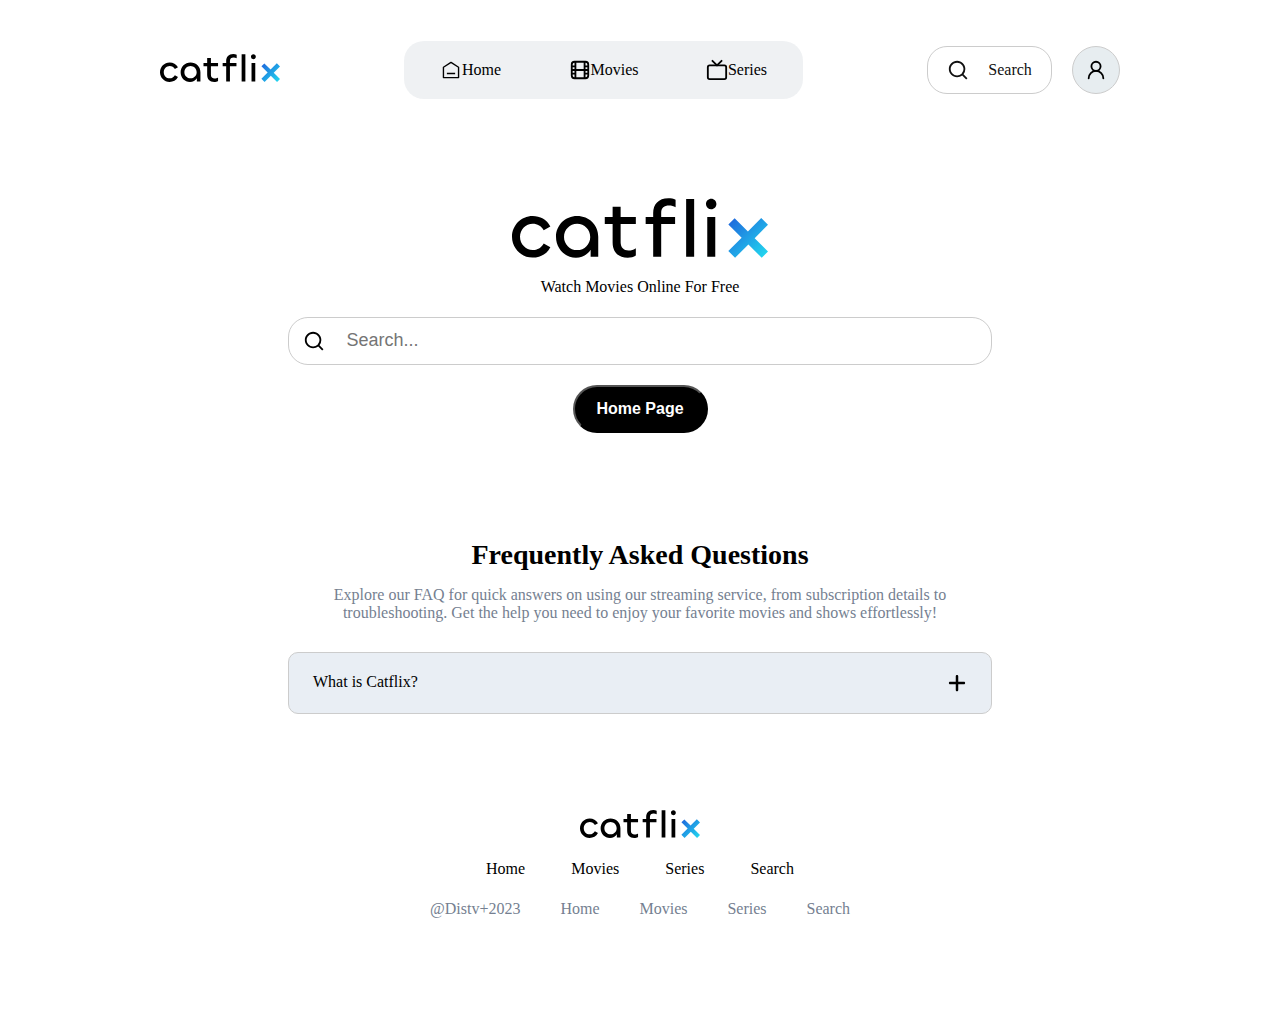
<file: index.html>
<!DOCTYPE html>
<html lang="en">

<head>
  <meta charset="UTF-8">
  <meta name="viewport" content="width=device-width, initial-scale=1.0">
  <title>catflix</title>
  <link rel="stylesheet" href="./styles/index.css">
</head>

<body>
  <svg style="display: none;">
    <symbol id="icon1" viewBox="0 0 24 24">
      <path fill="currentColor"
        d="m18.031 16.617l4.283 4.282l-1.415 1.415l-4.282-4.283A8.96 8.96 0 0 1 11 20c-4.968 0-9-4.032-9-9s4.032-9 9-9s9 4.032 9 9a8.96 8.96 0 0 1-1.969 5.617m-2.006-.742A6.98 6.98 0 0 0 18 11c0-3.867-3.133-7-7-7s-7 3.133-7 7s3.133 7 7 7a6.98 6.98 0 0 0 4.875-1.975z" />
    </symbol>
    <symbol id="icon2" viewBox="0 0 24 24">
      <g fill="none" stroke="currentColor" stroke-linecap="round" stroke-linejoin="round" stroke-width="2">
        <circle cx="12" cy="8" r="5" />
        <path d="M20 21a8 8 0 0 0-16 0" />
      </g>
    </symbol>
  </svg>
  <header>
    <a class="header_left" href="./pages/home.html">
      <img src="./images/catflix.svg" alt="">
    </a>
    <div class="header_middle">
      <a href="./pages/home.html" class="header_middle_item">
        <img src="./images/home.svg" alt="">
        <span>Home</span>
      </a>
      <a href="./pages/movies.html" class="header_middle_item">
        <img src="./images/movie.svg" alt="">
        <span>Movies</span>
      </a>
      <a href="./pages/Series.html" class="header_middle_item">
        <img src="./images/series.svg" alt="">
        <span>Series</span>
      </a>
    </div>
    <div class="header_right">
      <a class="header_right_search" href="./pages/search.html">
        <svg>
          <use xlink:href="#icon1"></use>
        </svg>
        <span>Search</span>
      </a>
      <div class="header_right_user">
        <svg>
          <use xlink:href="#icon2"></use>
        </svg>
      </div>
    </div>
  </header>
  <article>
    <div class="article_subject">
      <img src="./images/catflix.svg" alt="" class="article_subject_img">
      <p>Watch Movies Online For Free</p>
      <div class="article_subject_search">
        <img src="./images/search.svg" alt="">
        <input type="text" placeholder="Search...">
      </div>
      <button>Home Page</button>
    </div>
    <div class="article_Frequently">
      <h2>Frequently Asked Questions</h2>
      <p>Explore our FAQ for quick answers on using our streaming service, from subscription details
        to troubleshooting. Get the help you need to enjoy your favorite movies and shows effortlessly!</p>
      <div class="article_Frequently_extend">
        <input type="checkbox" id="plus">
        <label for="plus" class="iii">
          <span>What is Catflix?</span>
          <img src="./images/plus.svg" alt="">
        </label>
        <div class="article_Frequently_extend_text">Catflix is a streaming platform offering a wide range of movies and
          TV series. With us, you can enjoy
          exciting, high-quality content on any device, anytime - for free.</div>
      </div>
    </div>
  </article>
  <footer>
    <div class="footer_button">
      <img src="./images/catflix.svg" alt="">
      <div class="footer_button_zj">
        <a href="#">Home</a>
        <a href="#">Movies</a>
        <a href="#">Series</a>
        <a href="#">Search</a>
      </div>
      <div class="footer_button_zj style2">
        <a href="#">@Distv+2023</a>
        <a href="#">Home</a>
        <a href="#">Movies</a>
        <a href="#">Series</a>
        <a href="#">Search</a>
      </div>
    </div>
  </footer>
  <!-- 大屏隐藏的固定tab栏 -->
  <div class="fixation">
    <div class="fixation_div">
      <div class="fixation_div_item">
        <img src="./images/home.svg" alt="">
        <span>Home</span>
      </div>
      <div class="fixation_div_item">
        <img src="./images/movies.svg" alt="">
        <span>Movies</span>
      </div>
      <div class="fixation_div_item">
        <img src="./images/series.svg" alt="">
        <span>Series</span>
      </div>
      <div class="fixation_div_item">
        <img src="./images/search.svg" alt="">
        <span>Search</span>
      </div>
    </div>
  </div>
</body>

</html>
</file>
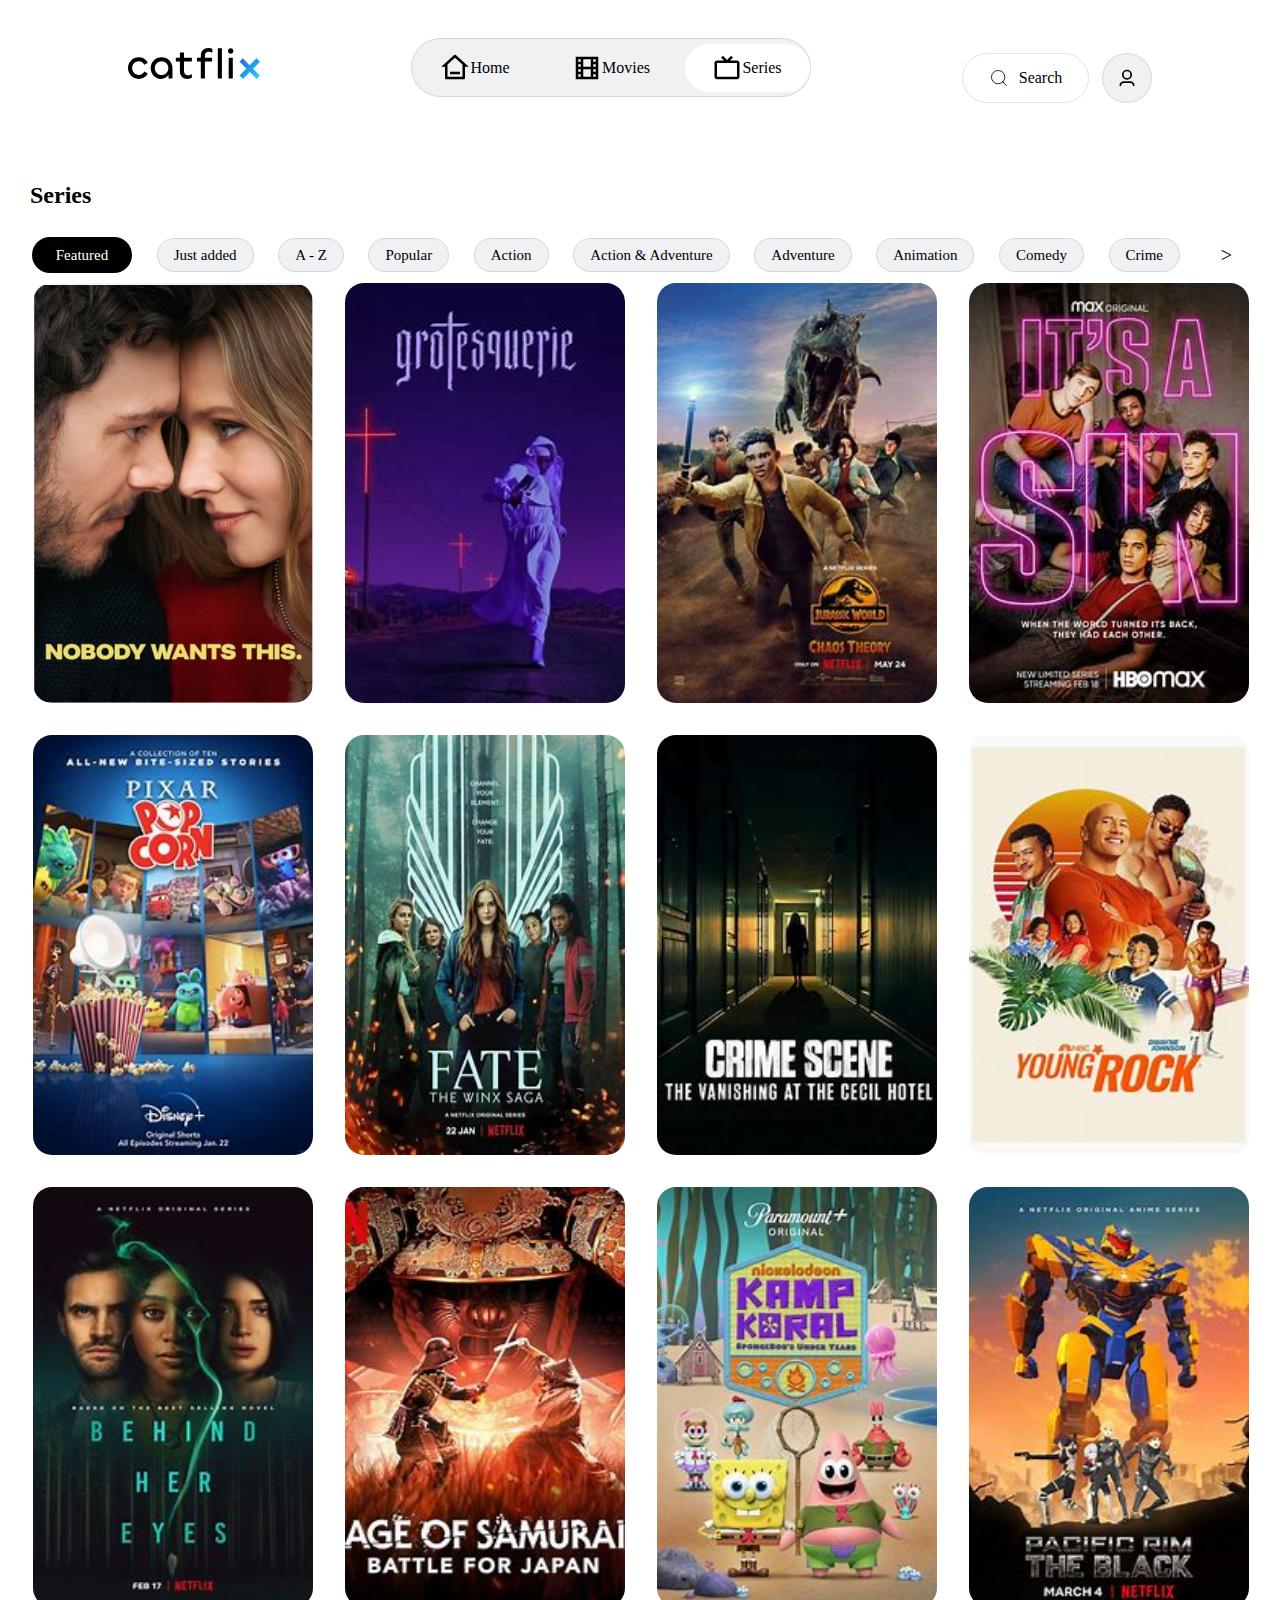
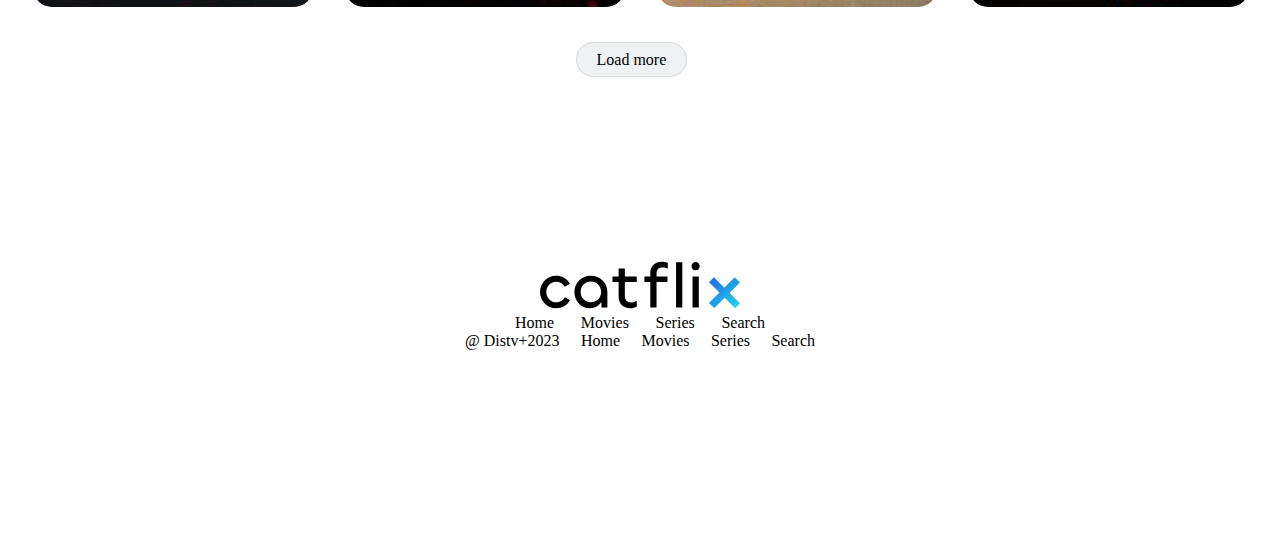
<file: Series/index.html>
<!DOCTYPE html>
<html lang="en">
<head>
    <meta charset="UTF-8">
    <meta name="viewport" content="width=device-width, initial-scale=1.0">
    <title>Document</title>
    <link rel="stylesheet" href="./css/base.css">
    <link rel="stylesheet" href="./css/index.css">
    <svg width="0" height="0">
        <symbol id="search" xmlns="http://www.w3.org/2000/svg" viewBox="0 0 24 24"><path fill="none" stroke="currentColor" stroke-linecap="round"  d="m21 21l-4.343-4.343m0 0A8 8 0 1 0 5.343 5.343a8 8 0 0 0 11.314 11.314"/></symbol>
        <symbol id="user" xmlns="http://www.w3.org/2000/svg" viewBox="0 0 24 24"><path fill="currentColor" d="M12 4a4 4 0 1 0 0 8a4 4 0 0 0 0-8M6 8a6 6 0 1 1 12 0A6 6 0 0 1 6 8m2 10a3 3 0 0 0-3 3a1 1 0 1 1-2 0a5 5 0 0 1 5-5h8a5 5 0 0 1 5 5a1 1 0 1 1-2 0a3 3 0 0 0-3-3z"/></symbol>
    </svg>
</head>
<body>
    <div class="top">
        <div class="top_l"><a href=""><img src="./img/catflix.svg" alt=""></a></div>
        <div class="top_c">
            <ul>
                <li><a href=""><img src="./img/Home.svg" alt="">Home</a></li>
                <li><a href=""><img src="./img/Movie.svg" alt="">Movies</a></li>
                <li class="Series"><a href=""><img src="./img/TV.svg" alt="">Series</a></li>
            </ul>
        </div>
        <div class="top_r">
            <div class="search"><a href="">
                <svg width="20px">
                    <use xlink:href="#search"></use>
                </svg>
                <span>Search</span></a></div>
            <div class="user">
                <svg width="20px" height="20px">
                    <use xlink:href="#user"></use>
                </svg>
            </div>
        </div>
    </div>
    <div class="banner w">
        <h2>Series</h2>
        <div class="stor">
            <ul>
                <li class="Feat"><span>Featured</span></li>
                <li><a href="">Just added</a></li>
                <li><a href="">A - Z</a></li>
                <li><a href="">Popular</a></li>
                <li><a href="">Action</a></li>
                <li><a href="">Action & Adventure</a></li>
                <li><a href="">Adventure</a></li>
                <li><a href="">Animation</a></li>
                <li><a href="">Comedy</a></li>
                <li><a href="">Crime</a></li>
                <li class="right"><a href="">></a></li>
            </ul>
        </div>
        <div class="Series_b">
            <ul>
                <li>
                    <a href="#"><img src="./img/1.png" alt=""></a>
                    <div class="box"><img src="./img/2.jpg  " alt="">
                    <div class="pox">
                        <h3>Nobody Wants This</h3>
                        <div class="box_t"><p>TMDB <span>7.7</span>2024 · 2 Seasons</p></div>
                        <div class="box_c">
                            <span class="Watch_l">
                                Watch now
                            </span>
                            <span class="Watch_r">+</span>
                        </div>
                        <div class="box_b"><p>An agnostic sex podcaster and anewly single rabbi dall in love,but can their relationship survive their wildly different[...]</p></div>
                    </div></div>
                </li>
                <li>
                    <a href="#"><img src="./img/3.jpg" alt=""></a>
                    <div class="box">
                        <img src="./img/4.jpg" alt="">
                        <div class="pox">
                            <h3>Grotesquerie</h3>
                            <div class="box_t"><p>TMDB<span>7.8</span>2024 · 1 Seasons</p></div>
                            <div class="box_c">
                                <span class="Watch_l">
                                    Watch now
                                </span>
                                <span class="Watch_r">+</span>
                            </div>
                            <div class="box_b">
                                <p>A series of heinous crimes have unsettled a small community,and Detective Lois Tryon feels they are eerily personal, as[...]</p>
                            </div>
                        </div>
                    </div>
                </li>
                <li>
                    <a href="#"><img src="./img/5.jpg" alt=""></a>
                    <div class="box">
                        <img src="./img/6.jpg" alt="">
                        <div class="pox">
                            <h3>Jurassic World: Chaos Theory</h3>
                            <div class="box_t"><p>TMDB<span>8.5</span>2024 · 2 Seasons</p></div>
                            <div class="box_c">
                                <span class="Watch_l">
                                    Watch now
                                </span>
                                <span class="Watch_r">+</span>
                            </div>
                            <div class="box_b">
                                <p>The Camp Creataceous gang comes together to unravel a mystery when they discover a global conspiracy that brings danger to [...]</p>
                            </div>
                        </div>
                    </div>
                </li>
                <li>
                    <a href="#"><img src="./img/7.jpg" alt=""></a>
                    <div class="box">
                        <img src="./img/8.jpg" alt="">
                        <div class="pox">
                            <h3>It’s a Sin</h3>
                            <div class="box_t"><p>TMDB<span>8.5</span>2024 · 1 Seasons</p></div>
                            <div class="box_c">
                                <span class="Watch_l">
                                    Watch now
                                </span>
                                <span class="Watch_r">+</span>
                            </div>
                            <div class="box_b">
                                <p>A chronicle of five friends during a decade in which everything changed,including the rise of AIDS</p>
                            </div>
                        </div>
                    </div>
                </li>
                <li>
                    <a href="#"><img src="./img/9.jpg" alt=""></a>
                    <div class="box">
                        <img src="./img/10.jpg" alt="">
                        <div class="pox">
                            <h3>Pixar Popcorn</h3>
                            <div class="box_t"><p>TMDB<span>7.2</span>2021 · 1 Seasons</p></div>
                            <div class="box_c">
                                <span class="Watch_l">
                                    Watch now
                                </span>
                                <span class="Watch_r">+</span>
                            </div>
                            <div class="box_b">
                                <p>A collection of mine shorts staring some of your favorite Pixar characters in all-new,bite size stories.</p>
                            </div>
                        </div>
                    </div>
                </li>
                <li>
                    <a href="#"><img src="./img/11.jpg" alt=""></a>
                    <div class="box">
                        <img src="./img/12.jpg" alt="">
                        <div class="pox">
                            <h3>Fate: The Winx Saga</h3>
                            <div class="box_t"><p>TMDB<span>8.1</span>2021 · 2 Seasons</p></div>
                            <div class="box_c">
                                <span class="Watch_l">
                                    Watch now
                                </span>
                                <span class="Watch_r">+</span>
                            </div>
                            <div class="box_b">
                                <p>The coming-of-age journey of five fairies attending Alfea, a magical boaring school in the Otherworld where they must learn to [...]</p>
                            </div>
                        </div>
                    </div>
                </li>
                <li>
                    <a href="#"><img src="./img/13.jpg" alt=""></a>
                    <div class="box">
                        <img src="./img/14.jpg" alt="">
                        <div class="pox">
                            <h3>Crime Scene: The Vanishing at the Cecil Hotel</h3>
                            <div class="box_t"><p>TMDB<span>7.0</span>2021 · 1 Seasons</p></div>
                            <div class="box_c">
                                <span class="Watch_l">
                                    Watch now
                                </span>
                                <span class="Watch_r">+</span>
                            </div>
                            <div class="box_b">
                                    <p>The notorious Cecil Hotel grows in infamy when guest Elisa Lam vanishes. A dive into crime's darkest places.</p>
                            </div>
                        </div>
                    </div>
                </li>
                <li>
                    <a href="#"><img src="./img/15.jpg" alt=""></a>
                    <div class="box">
                        <img src="./img/16.jpg" alt="">
                        <div class="pox">
                            <h3>Young Rock</h3>
                            <div class="box_t"><p>TMDB<span>6.9</span>2021 · 3 Seasons</p></div>
                            <div class="box_c">
                                <span class="Watch_l">
                                    Watch now
                                </span>
                                <span class="Watch_r">+</span>
                            </div>
                            <div class="box_b">
                                    <p>As Dwayne Johnson runs for president in 2032,he takes a comedic look back at his extraordinary life through the [...]</p>
                            </div>
                        </div>
                    </div>
                </li>
                <li>
                    <a href="#"><img src="./img/17.jpg" alt=""></a>
                    <div class="box">
                        <img src="./img/18.jpg" alt="">
                        <div class="pox">
                            <h3>Behind Her Eyes</h3>
                            <div class="box_t"><p>TMDB<span>7.4</span>2021 · 1 Seasons</p></div>
                            <div class="box_c">
                                <span class="Watch_l">
                                    Watch now
                                </span>
                                <span class="Watch_r">+</span>
                            </div>
                            <div class="box_b">
                                    <p>A single mother enters a world of twisted mind games when she begins an affair with her psychiatrist boss while [...]</p>
                            </div>
                        </div>
                    </div>
                </li>
                <li>
                    <a href="#"><img src="./img/19.jpg" alt=""></a>
                    <div class="box">
                        <img src="./img/20.jpg" alt="">
                        <div class="pox">
                            <h3>Age of Samurai: Battle for Japan</h3>
                            <div class="box_t"><p>TMDB<span>7.1</span>2021 · 1 Seasons</p></div>
                            <div class="box_c">
                                <span class="Watch_l">
                                    Watch now
                                </span>
                                <span class="Watch_r">+</span>
                            </div>
                            <div class="box_b">
                                    <p>Dynamic reenactments and expert commentaries bring to life the tumultuous history and power struggles of a warring 16th-century feufal lanon</p>
                            </div>
                        </div>
                    </div>
                </li>
                <li>
                    <a href="#"><img src="./img/21.jpg" alt=""></a>
                    <div class="box">
                        <img src="./img/22.jpg" alt="">
                        <div class="pox">
                            <h3>Kamp Koral: SpongeBob’s Under Years</h3>
                            <div class="box_t"><p>TMDB<span>7.2</span>2021 · 2 Seasons</p></div>
                            <div class="box_c">
                                <span class="Watch_l">
                                    Watch now
                                </span>
                                <span class="Watch_r">+</span>
                            </div>
                            <div class="box_b">
                                    <p>SpongeBob and friends spend the summer catching jekllyfish,building camp-fires,and swimming in Lake Yuckmuck at Camp Coral,located in [...]</p>
                            </div>
                        </div>
                    </div>
                </li>
                <li>
                    <a href="#"><img src="./img/23.jpg" alt=""></a>
                    <div class="box">
                        <img src="./img/24.jpg" alt="">
                        <div class="pox">
                            <h3>Pacific Rim: The Black</h3>
                            <div class="box_t"><p>TMDB<span>8.2</span>2021 · 2 Seasons</p></div>
                            <div class="box_c">
                                <span class="Watch_l">
                                    Watch now
                                </span>
                                <span class="Watch_r">+</span>
                            </div>
                            <div class="box_b">
                                    <p>Two siblings-an idealistic teenage boy and his naive younger sister-are forced to pilot an abandoned Jaeger [...]</p>
                            </div>
                        </div>
                    </div>
                </li>
            </ul>
        </div>
        <div class="Load"><a href="">Load more</a></div>
    </div>
    <div class="bot">
        <div class="bot_t"><img src="./img/catflix.svg" alt=""></div>
        <div class="bot_c">
            <ul>
                <li>Home</li>
                <li>Movies</li>
                <li>Series</li>
                <li>Search</li>
            </ul>
        </div>
        <div class="bot_b">
            <ul>
                <li>@ Distv+2023</li>
                <li>Home</li>
                <li>Movies</li>
                <li>Series</li>
                <li>Search</li>
            </ul>
        </div>
    </div>
</body>
</html>
</file>
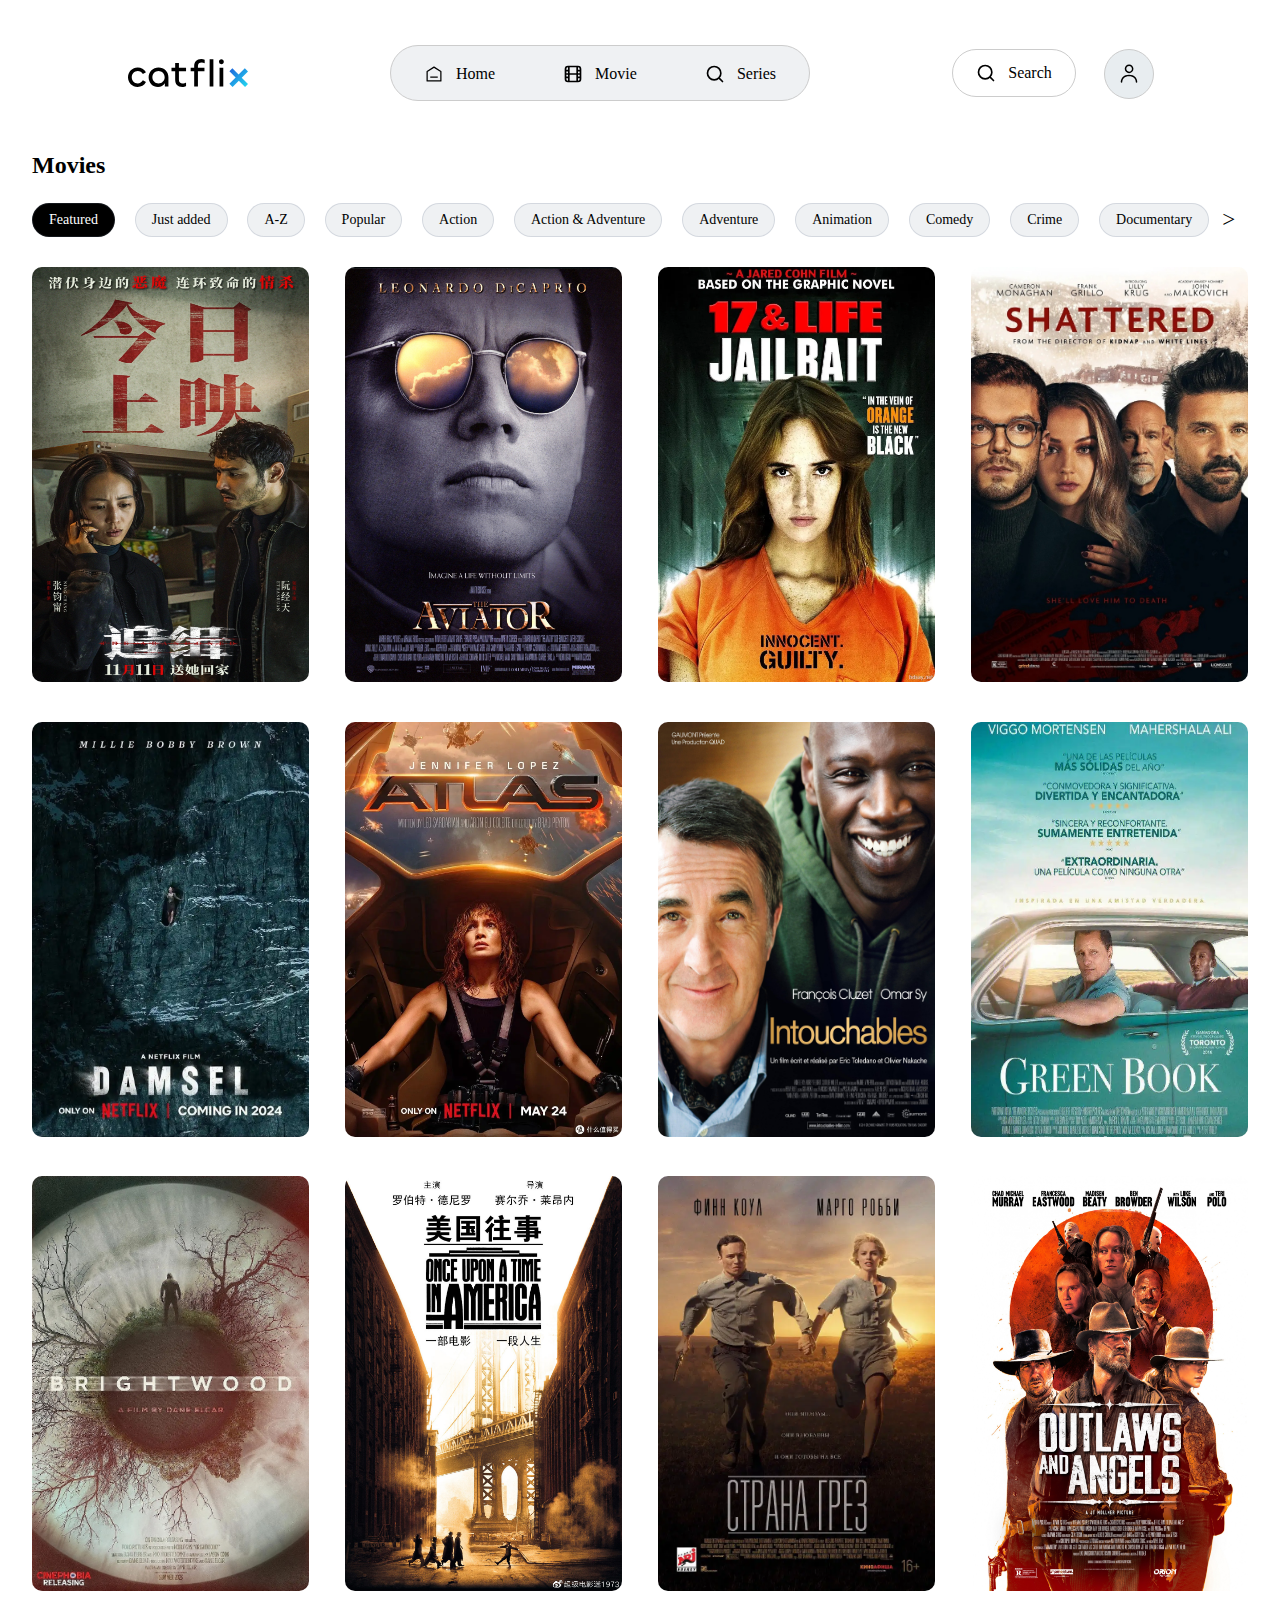
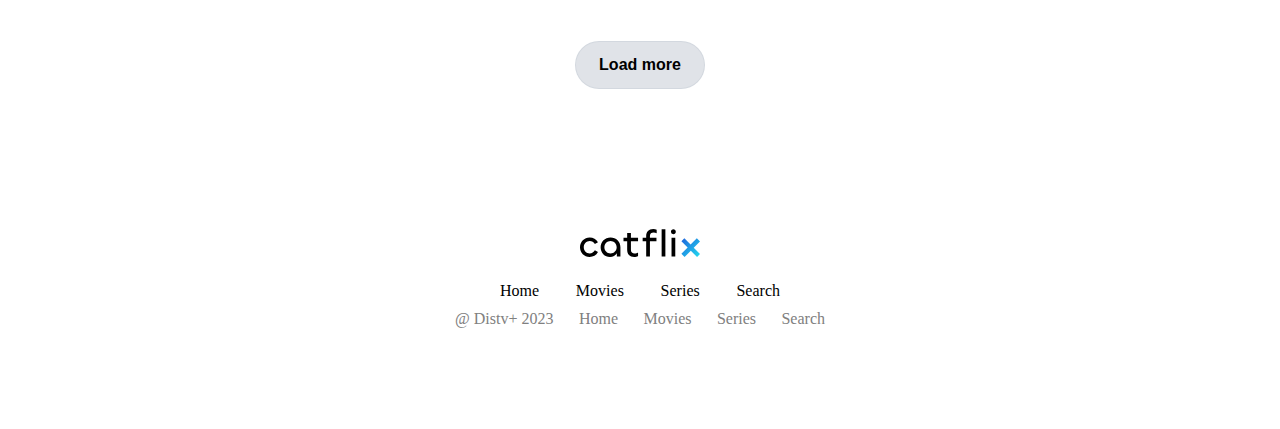
<file: movies/movies.html>
<!DOCTYPE html>
<html lang="en">
<head>
    <meta charset="UTF-8">
    <meta name="viewport" content="width=device-width, initial-scale=1.0">
    <title>Movies | catflix.su</title>
    <link rel="stylesheet" href="./css/base.css">
    <link rel="stylesheet" href="./css/movies.css">
    <svg width="0" height="0">
        <symbol id="Search" xmlns="http://www.w3.org/2000/svg"  viewBox="0 0 24 24"><path fill="none" stroke="currentColor" stroke-linecap="round" stroke-linejoin="round" stroke-width="2" d="m21 21l-4.343-4.343m0 0A8 8 0 1 0 5.343 5.343a8 8 0 0 0 11.314 11.314"/></symbol>

        <symbol id="User" xmlns="http://www.w3.org/2000/svg"  viewBox="0 0 25 24"><path fill="currentColor" fill-rule="evenodd" d="M16.434 6.35c0 2.39-1.94 4.34-4.34 4.34l-.01-.01c-2.39 0-4.34-1.95-4.34-4.34S9.704 2 12.094 2s4.34 1.96 4.34 4.35m-1.5-.01c0-1.56-1.27-2.84-2.84-2.84c-1.56 0-2.84 1.28-2.84 2.84s1.28 2.84 2.84 2.84a2.85 2.85 0 0 0 2.84-2.84" clip-rule="evenodd"/><path fill="currentColor" d="M12.024 12.19c2.67 0 4.76.75 6.21 2.23v-.01c2.046 2.086 2.04 4.846 2.04 5.024v.005c-.01.41-.34.74-.75.74h-.01a.755.755 0 0 1-.74-.76c0-.05 0-2.33-1.62-3.97c-1.16-1.17-2.89-1.77-5.13-1.77s-3.97.6-5.13 1.77c-1.62 1.65-1.62 3.95-1.62 3.97c0 .41-.33.76-.74.76c-.36.02-.76-.32-.76-.73v-.004c-.001-.168-.008-2.939 2.04-5.026c1.45-1.48 3.54-2.23 6.21-2.23"/></symbol>

        <symbol id="play" xmlns="http://www.w3.org/2000/svg"  viewBox="0 0 16 16"><path fill="currentColor" d="m11.596 8.697l-6.363 3.692c-.54.313-1.233-.066-1.233-.697V4.308c0-.63.692-1.01 1.233-.696l6.363 3.692a.802.802 0 0 1 0 1.393"/></symbol>
    </svg>
</head>
<body>
    <div class="top">
        <div class="top-1">
            <a href="">
                <img src="./images/catflix.svg" alt="">
            </a>
        </div>
        <div class="top-2">
            <ul>
                <li>
                    <a href="">
                        <img src="./images/Home.svg" alt="">
                        <span>Home</span>
                    </a>
                </li>
                <li>
                    <a href="">
                        <img src="./images/Movies.svg" alt="">
                        Movie
                    </a>
                </li>
                <li>
                    <a href="">
                        <img src="./images/Search.svg" alt="">
                        Series
                    </a>
                </li>
            </ul>
        </div>
        <div class="top-3">
            <div class="search">
                <a href="">
                    <svg width="20px" height="20px">
                        <use xlink:href="#Search"></use>
                    </svg>
                     Search
                </a>
            </div>
            <div class="user">
                <a href="">
                    <svg width="25px" height="25px">
                        <use xlink:href="#User"></use>
                    </svg>
                </a>
            </div>
        </div>
    </div>

    <div class="fixation">
        <ul>
            <li>
                <a href="">
                    <img src="./images/Home.svg" alt="">
                    <span>Home</span>
                </a>
            </li>
            <li>
                <a href="">
                    <img src="./images/Movies.svg" alt="">
                    Movie
                </a>
            </li>
            <li>
                <a href="">
                    <img src="./images/Search.svg" alt="">
                    Series
                </a>
            </li>
        </ul>
    </div>

    <div class="middle">
        <h3>Movies</h3>
        <div class="middle-nav">
            <ul>
                <li><a href="">Featured</a></li>
                <li><a href="">Just added</a></li>
                <li><a href="">A-Z</a></li>
                <li><a href="">Popular</a></li>
                <li><a href="">Action</a></li>
                <li><a href="">Action & Adventure</a></li>
                <li><a href="">Adventure</a></li>
                <li><a href="">Animation</a></li>
                <li><a href="">Comedy</a></li>
                <li><a href="">Crime</a></li>
                <li><a href="">Documentary</a></li>
            </ul>
            <span>></span>
        </div>
        <div class="middle-content">
            <ul>
                <li>
                    <a href=""><img src="./images/1.webp" alt=""></a>
                    <div class="middle-none">
                        <a class="none" href=""><img src="./images/1-1.jpg" alt=""></a>
                        <div class="middle-none-1">
                            <h2>The Abandoned</h2>
                            <div class="middle-none-2">
                                <span>TMDB <span class="dec">7.6</span></span><span>2024</span><span>•</span><span>1h 25m</span>
                            </div>
                            <div class="middle-none-3">
                                <a href="">
                                    <svg width="20px" height="20px">
                                        <use xlink:href="#play"></use>
                                    </svg>
                                    <span>Wacth Now</span>
                                </a>
                                <span class="jia">+</span>
                            </div>
                            <div class="middle-none-4">
                                <span>
                                    The policewoman Wu Jie (played by Zhang Junning), who lost her lover, encountered a murder case moments before committing suicide.
                                </span>
                            </div>
                        </div>
                    </div>
                </li>
                <li>
                    <a href=""><img src="./images/2.jpg" alt=""></a>
                    <div class="middle-none">
                        <a class="none" href=""><img src="./images/2-2.webp" alt=""></a>
                        <div class="middle-none-1">
                            <h2>THE Aviator</h2>
                            <div class="middle-none-2">
                                <span>TMDB <span class="dec">7.7</span></span><span>2020</span><span>•</span><span>1h 25m</span>
                            </div>
                            <div class="middle-none-3">
                                <a href="">
                                    <svg width="20px" height="20px">
                                        <use xlink:href="#play"></use>
                                    </svg>
                                    <span>Wacth Now</span>
                                </a>
                                <span class="jia">+</span>
                            </div>
                            <div class="middle-none-4">
                                <span>
                                    The Aviator is a 2004 American biographical drama film directed by Martin Scorsese, written by John Logan, produced by Graham King and Michael.
                                </span>
                            </div>
                        </div>
                    </div>
                </li>
                <li>
                    <a href=""><img src="./images/3.webp" alt=""></a>
                    <div class="middle-none">
                        <a class="none" href=""><img src="./images/3-2.webp" alt=""></a>
                        <div class="middle-none-1">
                            <h2>The Jailbait</h2>
                            <div class="middle-none-2">
                                <span>TMDB <span class="dec">7.6</span></span><span>2024</span><span>•</span><span>1h 25m</span>
                            </div>
                            <div class="middle-none-3">
                                <a href="">
                                    <svg width="20px" height="20px">
                                        <use xlink:href="#play"></use>
                                    </svg>
                                    <span>Wacth Now</span>
                                </a>
                                <span class="jia">+</span>
                            </div>
                            <div class="middle-none-4">
                                <span>
                                    The policewoman Wu Jie (played by Zhang Junning), who lost her lover, encountered a murder case moments before committing suicide.
                                </span>
                            </div>
                        </div>
                    </div>
                </li>
                <li>
                    <a href=""><img src="./images/4.jpg" alt=""></a>
                    <div class="middle-none">
                        <a class="none" href=""><img src="./images/4-2.webp" alt=""></a>
                        <div class="middle-none-1">
                            <h2>The Shattered</h2>
                            <div class="middle-none-2">
                                <span>TMDB <span class="dec">7.6</span></span><span>2024</span><span>•</span><span>1h 25m</span>
                            </div>
                            <div class="middle-none-3">
                                <a href="">
                                    <svg width="20px" height="20px">
                                        <use xlink:href="#play"></use>
                                    </svg>
                                    <span>Wacth Now</span>
                                </a>
                                <span class="jia">+</span>
                            </div>
                            <div class="middle-none-4">
                                <span>
                                    The policewoman Wu Jie (played by Zhang Junning), who lost her lover, encountered a murder case moments before committing suicide.
                                </span>
                            </div>
                        </div>
                    </div>
                </li>
                <li>
                    <a href=""><img src="./images/5.webp" alt=""></a>
                    <div class="middle-none">
                        <a class="none" href=""><img src="./images/5-2.webp" alt=""></a>
                        <div class="middle-none-1">
                            <h2>The Damsel</h2>
                            <div class="middle-none-2">
                                <span>TMDB <span class="dec">7.6</span></span><span>2024</span><span>•</span><span>1h 25m</span>
                            </div>
                            <div class="middle-none-3">
                                <a href="">
                                    <svg width="20px" height="20px">
                                        <use xlink:href="#play"></use>
                                    </svg>
                                    <span>Wacth Now</span>
                                </a>
                                <span class="jia">+</span>
                            </div>
                            <div class="middle-none-4">
                                <span>
                                    The policewoman Wu Jie (played by Zhang Junning), who lost her lover, encountered a murder case moments before committing suicide.
                                </span>
                            </div>
                        </div>
                    </div>
                </li>
                <li>
                    <a href=""><img src="./images/6.webp" alt=""></a>
                    <div class="middle-none">
                        <a class="none" href=""><img src="./images/6-2.webp" alt=""></a>
                        <div class="middle-none-1">
                            <h2>The Atas</h2>
                            <div class="middle-none-2">
                                <span>TMDB <span class="dec">7.6</span></span><span>2024</span><span>•</span><span>1h 25m</span>
                            </div>
                            <div class="middle-none-3">
                                <a href="">
                                    <svg width="20px" height="20px">
                                        <use xlink:href="#play"></use>
                                    </svg>
                                    <span>Wacth Now</span>
                                </a>
                                <span class="jia">+</span>
                            </div>
                            <div class="middle-none-4">
                                <span>
                                    The policewoman Wu Jie (played by Zhang Junning), who lost her lover, encountered a murder case moments before committing suicide.
                                </span>
                            </div>
                        </div>
                    </div>
                </li>
                <li>
                    <a href=""><img src="./images/7.jpeg" alt=""></a>
                    <div class="middle-none">
                        <a class="none" href=""><img src="./images/7-2.webp" alt=""></a>
                        <div class="middle-none-1">
                            <h2>The Untouchables</h2>
                            <div class="middle-none-2">
                                <span>TMDB <span class="dec">7.6</span></span><span>2024</span><span>•</span><span>1h 25m</span>
                            </div>
                            <div class="middle-none-3">
                                <a href="">
                                    <svg width="20px" height="20px">
                                        <use xlink:href="#play"></use>
                                    </svg>
                                    <span>Wacth Now</span>
                                </a>
                                <span class="jia">+</span>
                            </div>
                            <div class="middle-none-4">
                                <span>
                                    The policewoman Wu Jie (played by Zhang Junning), who lost her lover, encountered a murder case moments before committing suicide.
                                </span>
                            </div>
                        </div>
                    </div>
                </li>
                <li>
                    <a href=""><img src="./images/8.webp" alt=""></a>
                    <div class="middle-none">
                        <a class="none" href=""><img src="./images/8-2.webp" alt=""></a>
                        <div class="middle-none-1">
                            <h2>The Green Book</h2>
                            <div class="middle-none-2">
                                <span>TMDB <span class="dec">7.6</span></span><span>2024</span><span>•</span><span>1h 25m</span>
                            </div>
                            <div class="middle-none-3">
                                <a href="">
                                    <svg width="20px" height="20px">
                                        <use xlink:href="#play"></use>
                                    </svg>
                                    <span>Wacth Now</span>
                                </a>
                                <span class="jia">+</span>
                            </div>
                            <div class="middle-none-4">
                                <span>
                                    The policewoman Wu Jie (played by Zhang Junning), who lost her lover, encountered a murder case moments before committing suicide.
                                </span>
                            </div>
                        </div>
                    </div>
                </li>
                <li>
                    <a href=""><img src="./images/9.jpg" alt=""></a>
                    <div class="middle-none">
                        <a class="none" href=""><img src="./images/9-2.webp" alt=""></a>
                        <div class="middle-none-1">
                            <h2>The Brightwood</h2>
                            <div class="middle-none-2">
                                <span>TMDB <span class="dec">7.6</span></span><span>2023</span><span>•</span><span>1h 25m</span>
                            </div>
                            <div class="middle-none-3">
                                <a href="">
                                    <svg width="20px" height="20px">
                                        <use xlink:href="#play"></use>
                                    </svg>
                                    <span>Wacth Now</span>
                                </a>
                                <span class="jia">+</span>
                            </div>
                            <div class="middle-none-4">
                                <span>
                                    The policewoman Wu Jie (played by Zhang Junning), who lost her lover, encountered a murder case moments before committing suicide.
                                </span>
                            </div>
                        </div>
                    </div>
                </li>
                <li>
                    <a href=""><img src="./images/10.jpg" alt=""></a>
                    <div class="middle-none">
                        <a class="none" href=""><img src="./images/10-2.webp" alt=""></a>
                        <div class="middle-none-1">
                            <h2>The Once upon a time</h2>
                            <div class="middle-none-2">
                                <span>TMDB <span class="dec">7.6</span></span><span>1984</span><span>•</span><span>1h 25m</span>
                            </div>
                            <div class="middle-none-3">
                                <a href="">
                                    <svg width="20px" height="20px">
                                        <use xlink:href="#play"></use>
                                    </svg>
                                    <span>Wacth Now</span>
                                </a>
                                <span class="jia">+</span>
                            </div>
                            <div class="middle-none-4">
                                <span>
                                    The policewoman Wu Jie (played by Zhang Junning), who lost her lover, encountered a murder case moments before committing suicide.
                                </span>
                            </div>
                        </div>
                    </div>
                </li>
                <li>
                    <a href=""><img src="./images/11.webp" alt=""></a>
                    <div class="middle-none">
                        <a class="none" href=""><img src="./images/11-2.webp" alt=""></a>
                        <div class="middle-none-1">
                            <h2>The Dreamland</h2>
                            <div class="middle-none-2">
                                <span>TMDB <span class="dec">7.6</span></span><span>2022</span><span>•</span><span>1h 25m</span>
                            </div>
                            <div class="middle-none-3">
                                <a href="">
                                    <svg width="20px" height="20px">
                                        <use xlink:href="#play"></use>
                                    </svg>
                                    <span>Wacth Now</span>
                                </a>
                                <span class="jia">+</span>
                            </div>
                            <div class="middle-none-4">
                                <span>
                                    The policewoman Wu Jie (played by Zhang Junning), who lost her lover, encountered a murder case moments before committing suicide.
                                </span>
                            </div>
                        </div>
                    </div>
                </li>
                <li>
                    <a href=""><img src="./images/12.jpg" alt=""></a>
                    <div class="middle-none">
                        <a class="none" href=""><img src="./images/12-2.jpg" alt=""></a>
                        <div class="middle-none-1">
                            <h2>The Outlaws and angels</h2>
                            <div class="middle-none-2">
                                <span>TMDB <span class="dec">7.6</span></span><span>2005</span><span>•</span><span>1h 25m</span>
                            </div>
                            <div class="middle-none-3">
                                <a href="">
                                    <svg width="20px" height="20px">
                                        <use xlink:href="#play"></use>
                                    </svg>
                                    <span>Wacth Now</span>
                                </a>
                                <span class="jia">+</span>
                            </div>
                            <div class="middle-none-4">
                                <span>
                                    The policewoman Wu Jie (played by Zhang Junning), who lost her lover, encountered a murder case moments before committing suicide.
                                </span>
                            </div>
                        </div>
                    </div>
                </li>
            </ul>
        </div>
        <div class="middle-buttom">
            <input type="button" value="Load more">
        </div>
    </div>


    <div class="bottom-nav">
        <div class="nav-1"><img src="./images/catflix.svg" alt=""></div>
        <div class="nav-2">
            <ul>
                <li>
                    <a href="">Home</a>
                </li>
                <li>
                    <a href="">Movies</a>
                </li>
                <li>
                    <a href="">Series</a>
                </li>
                <li>
                    <a href="">Search</a>
                </li>
            </ul>
        </div>
        <div class="nav-3">
            <ul>
                <li>
                    <a href="">@ Distv+ 2023</a>
                </li>
                <li>
                    <a href="">Home</a>
                </li>
                <li>
                    <a href="">Movies</a>
                </li>
                <li>
                    <a href="">Series</a>
                </li>
                <li>
                    <a href="">Search</a>
                </li>
            </ul>
        </div>
    </div>

</body>
</html>
</file>
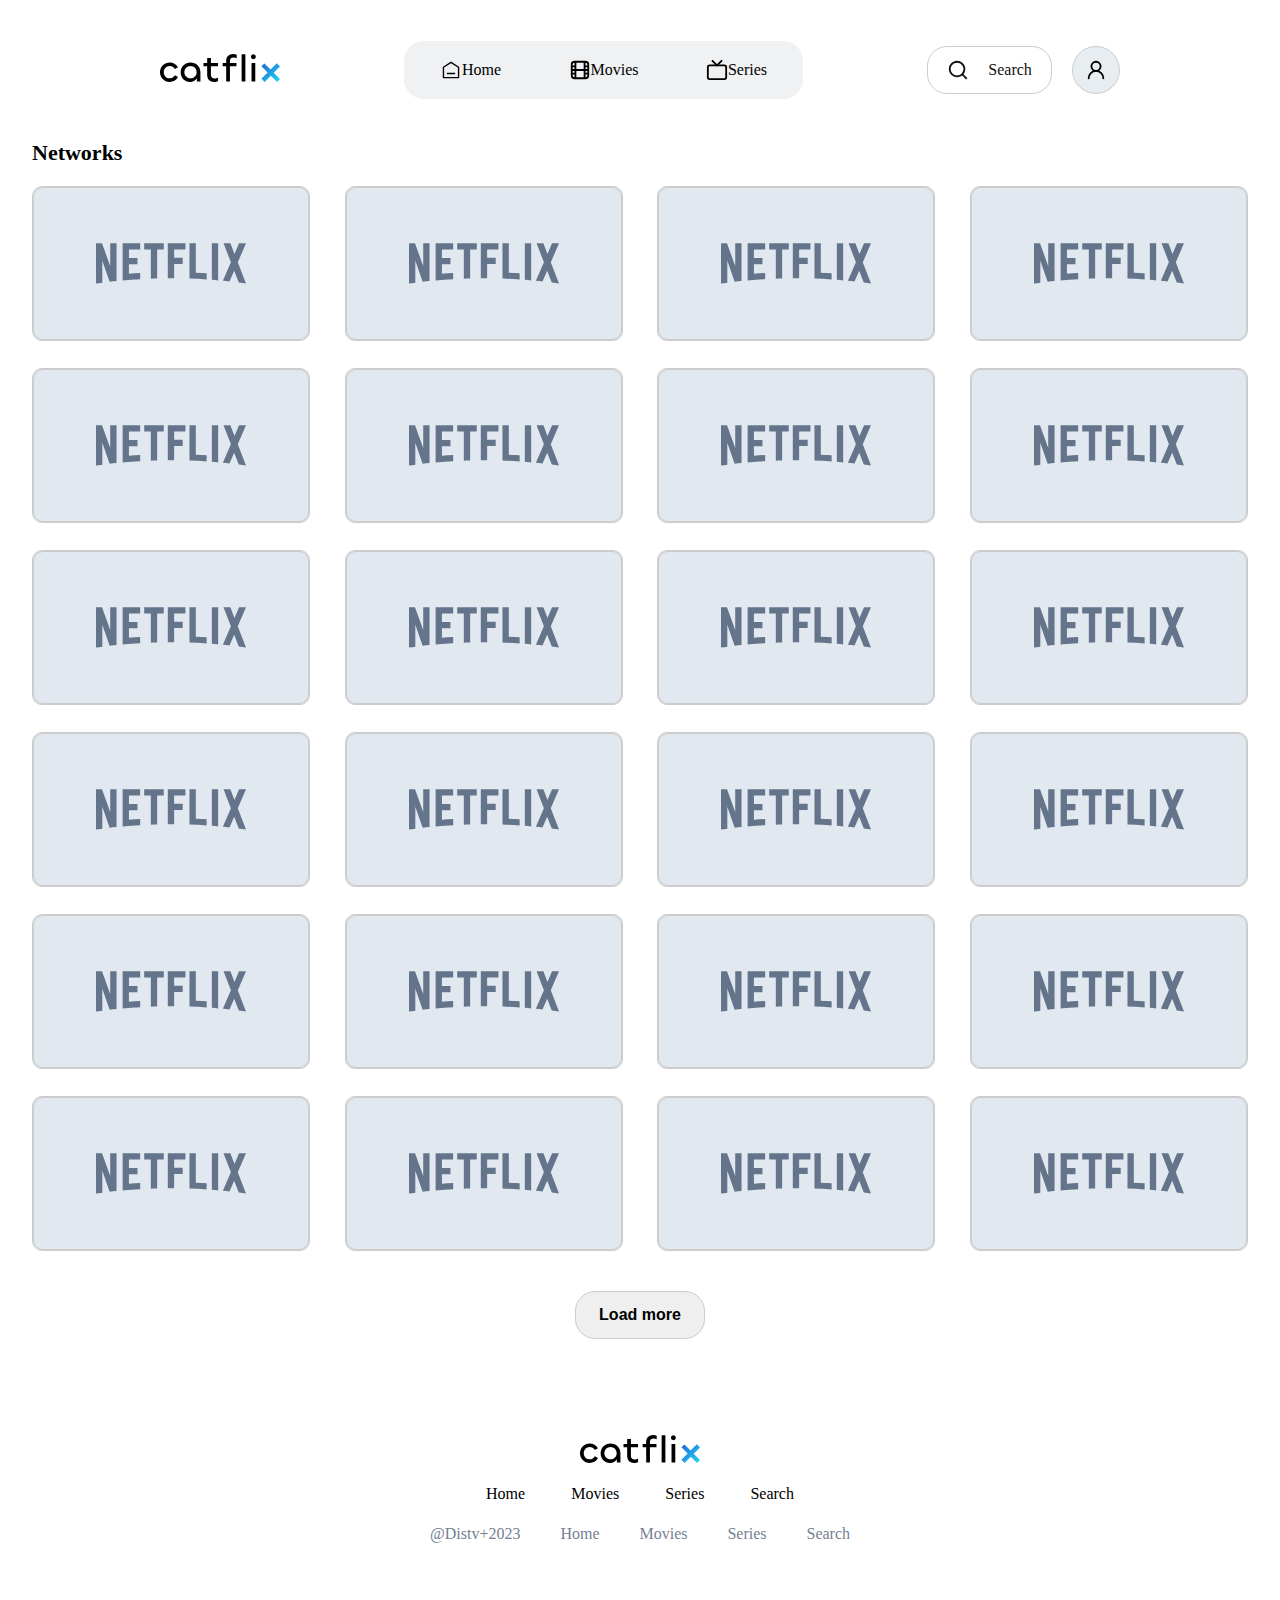
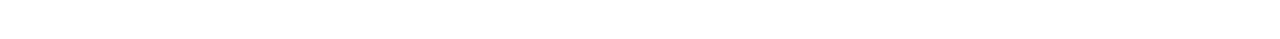
<file: pages/networks.html>
<!DOCTYPE html>
<html lang="en">

<head>
  <meta charset="UTF-8">
  <meta name="viewport" content="width=device-width, initial-scale=1.0">
  <title>Document</title>
  <link rel="stylesheet" href="../styles/index.css">
  <link rel="stylesheet" href="../styles/networks.css">
</head>

<body>
  <svg style="display: none;">
    <symbol id="icon1" viewBox="0 0 24 24">
      <path fill="currentColor"
        d="m18.031 16.617l4.283 4.282l-1.415 1.415l-4.282-4.283A8.96 8.96 0 0 1 11 20c-4.968 0-9-4.032-9-9s4.032-9 9-9s9 4.032 9 9a8.96 8.96 0 0 1-1.969 5.617m-2.006-.742A6.98 6.98 0 0 0 18 11c0-3.867-3.133-7-7-7s-7 3.133-7 7s3.133 7 7 7a6.98 6.98 0 0 0 4.875-1.975z" />
    </symbol>
    <symbol id="icon2" viewBox="0 0 24 24">
      <g fill="none" stroke="currentColor" stroke-linecap="round" stroke-linejoin="round" stroke-width="2">
        <circle cx="12" cy="8" r="5" />
        <path d="M20 21a8 8 0 0 0-16 0" />
      </g>
    </symbol>
    <symbol id="icon3" viewBox="0 0 512 138">
      <path fill="currentColor"
        d="M340.657 0v100.203q18.54.861 36.98 2.09v21.245a1822 1822 0 0 0-58.542-2.959V0zM512 .012l-28.077 65.094l28.07 72.438l-.031.013a1789 1789 0 0 0-24.576-3.323l-15.763-40.656l-15.913 36.882a1816 1816 0 0 0-22.662-2.36l27.371-63.43L435.352.013h23.325l14.035 36.184L488.318.012zM245.093 119.526V.011h60.19v21.436h-38.628v27.78h29.227v21.245h-29.227v49.05zM164.58 21.448V.01h66.69v21.437h-22.565v98.66c-7.197.19-14.386.412-21.56.683V21.448zM90.868 126.966V.014h59.89v21.435h-38.331v29.036c8.806-.113 21.327-.24 29.117-.222V71.51c-9.751-.12-20.758.134-29.117.217v32.164a1848 1848 0 0 1 38.331-2.62v21.247a1816 1816 0 0 0-59.89 4.45M48.571 77.854L48.57.01h21.562v128.96q-11.823 1.216-23.603 2.584L21.56 59.824v74.802q-10.8 1.406-21.56 2.936V.012h20.491zm346.854 46.965V.012h21.563V126.6c-7.179-.64-14.364-1.23-21.563-1.78" />
    </symbol>
  </svg>
  <header>
    <div class="header_left">
      <img src="../images/catflix.svg" alt="">
    </div>
    <div class="header_middle">
      <div class="header_middle_item">
        <img src="../images/home.svg" alt="">
        <span>Home</span>
      </div>
      <div class="header_middle_item">
        <img src="../images/movie.svg" alt="">
        <span>Movies</span>
      </div>
      <div class="header_middle_item">
        <img src="../images/series.svg" alt="">
        <span>Series</span>
      </div>
    </div>
    <div class="header_right">
      <div class="header_right_search">
        <svg>
          <use xlink:href="#icon1"></use>
        </svg>
        <span>Search</span>
      </div>
      <div class="header_right_user">
        <svg>
          <use xlink:href="#icon2"></use>
        </svg>
      </div>
    </div>
  </header>
  <div class="Networks">Networks</div>
  <ul class="container">
    <li>
      <a href="#">
        <svg width="150px" height="75px">
          <use xlink:href="#icon3"></use>
        </svg>
      </a>
    </li>
    <li>
      <a href="#">
        <svg width="150px" height="75px">
          <use xlink:href="#icon3"></use>
        </svg>
      </a>
    </li>
    <li>
      <a href="#">
        <svg width="150px" height="75px">
          <use xlink:href="#icon3"></use>
        </svg>
      </a>
    </li>
    <li>
      <a href="#">
        <svg width="150px" height="75px">
          <use xlink:href="#icon3"></use>
        </svg>
      </a>
    </li>
    <li>
      <a href="#">
        <svg width="150px" height="75px">
          <use xlink:href="#icon3"></use>
        </svg>
      </a>
    </li>
    <li>
      <a href="#">
        <svg width="150px" height="75px">
          <use xlink:href="#icon3"></use>
        </svg>
      </a>
    </li>
    <li>
      <a href="#">
        <svg width="150px" height="75px">
          <use xlink:href="#icon3"></use>
        </svg>
      </a>
    </li>
    <li>
      <a href="#">
        <svg width="150px" height="75px">
          <use xlink:href="#icon3"></use>
        </svg>
      </a>
    </li>
    <li>
      <a href="#">
        <svg width="150px" height="75px">
          <use xlink:href="#icon3"></use>
        </svg>
      </a>
    </li>
    <li>
      <a href="#">
        <svg width="150px" height="75px">
          <use xlink:href="#icon3"></use>
        </svg>
      </a>
    </li>
    <li>
      <a href="#">
        <svg width="150px" height="75px">
          <use xlink:href="#icon3"></use>
        </svg>
      </a>
    </li>
    <li>
      <a href="#">
        <svg width="150px" height="75px">
          <use xlink:href="#icon3"></use>
        </svg>
      </a>
    </li>
    <li>
      <a href="#">
        <svg width="150px" height="75px">
          <use xlink:href="#icon3"></use>
        </svg>
      </a>
    </li>
    <li>
      <a href="#">
        <svg width="150px" height="75px">
          <use xlink:href="#icon3"></use>
        </svg>
      </a>
    </li>
    <li>
      <a href="#">
        <svg width="150px" height="75px">
          <use xlink:href="#icon3"></use>
        </svg>
      </a>
    </li>
    <li>
      <a href="#">
        <svg width="150px" height="75px">
          <use xlink:href="#icon3"></use>
        </svg>
      </a>
    </li>
    <li>
      <a href="#">
        <svg width="150px" height="75px">
          <use xlink:href="#icon3"></use>
        </svg>
      </a>
    </li>
    <li>
      <a href="#">
        <svg width="150px" height="75px">
          <use xlink:href="#icon3"></use>
        </svg>
      </a>
    </li>
    <li>
      <a href="#">
        <svg width="150px" height="75px">
          <use xlink:href="#icon3"></use>
        </svg>
      </a>
    </li>
    <li>
      <a href="#">
        <svg width="150px" height="75px">
          <use xlink:href="#icon3"></use>
        </svg>
      </a>
    </li>
    <li>
      <a href="#">
        <svg width="150px" height="75px">
          <use xlink:href="#icon3"></use>
        </svg>
      </a>
    </li>
    <li>
      <a href="#">
        <svg width="150px" height="75px">
          <use xlink:href="#icon3"></use>
        </svg>
      </a>
    </li>
    <li>
      <a href="#">
        <svg width="150px" height="75px">
          <use xlink:href="#icon3"></use>
        </svg>
      </a>
    </li>
    <li>
      <a href="#">
        <svg width="150px" height="75px">
          <use xlink:href="#icon3"></use>
        </svg>
      </a>
    </li>
  </ul>
  <div class="Load_more">
    <button>Load more</button>
  </div>
  <footer>
    <div class="footer_button">
      <img src="../images/catflix.svg" alt="">
      <div class="footer_button_zj">
        <a href="#">Home</a>
        <a href="#">Movies</a>
        <a href="#">Series</a>
        <a href="#">Search</a>
      </div>
      <div class="footer_button_zj style2">
        <a href="#">@Distv+2023</a>
        <a href="#">Home</a>
        <a href="#">Movies</a>
        <a href="#">Series</a>
        <a href="#">Search</a>
      </div>
    </div>
  </footer>
</body>

</html>
</file>
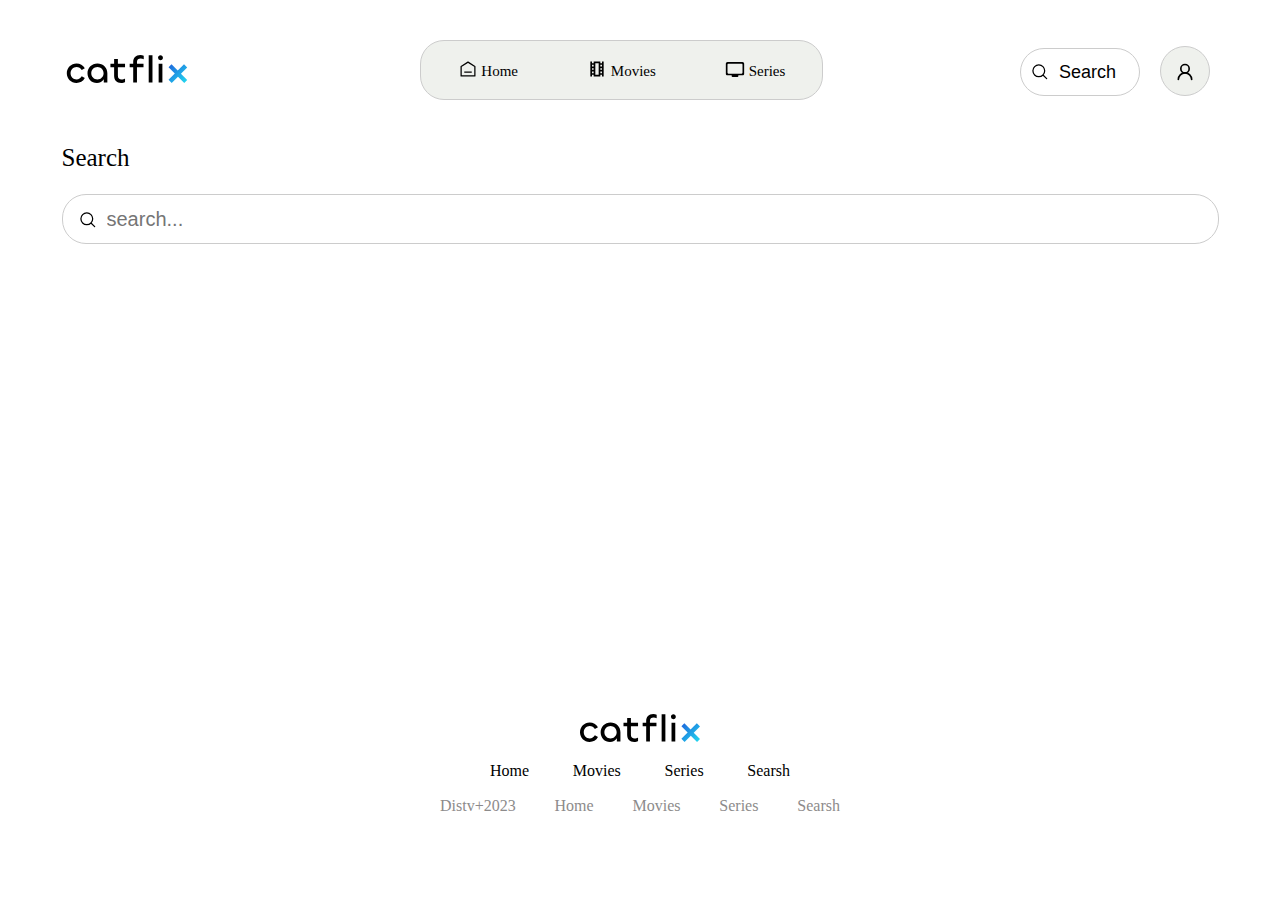
<file: pages/search.html>
<!DOCTYPE html>
<html lang="en">
	<head>
		<meta charset="UTF-8">
		<meta name="viewport" content="width=device-width, initial-scale=1.0">
		<title>Document</title>
		<link rel="stylesheet" href="../styles/search.css">
	</head>
	<body>
		<!-- 头部 -->
		<div class="top">
			<div class="top-l">
				<a href="../index.html">
				<img src="../images/catflix.svg" alt="">
				</a>
			</div>
			<div class="top-banner">
				<div class="home">
					<a href="./home.html">
					<img src="../images/home.svg" alt="">
					Home
					</a>
				</div>
				<div class="movies">
					<a href="./movies.html">
					<img src="../images/movies.svg" alt="">
					Movies
					</a>
				</div>
				<div class="series">
					<a href="./Series.html">
					<img src="../images/tv.svg" alt="">
					Series
					</a>
				</div>
			</div>
			<div class="top-r">
				<a href="#">
				<img src="../images/ss.svg" alt=""  class="ss"/>
				<form action="#">
					<input type="button" value="Search" />
				</form>
				</a>
				<div class="user-ku">
				<div class="user">
				<img src="../images/user.svg" alt="" >
				</div>
				</div>
			</div>
		</div>
		<!-- 搜索区布局 -->
		<div class="banner">
			<div class="banner-txt">
				Search
			</div>
			<div class="banner-search">
				<div class="search-ku">
					<form action="#">
						<img src="../images/ss.svg" alt="">
						<input type="text" placeholder="search...">
					</form>
				</div>
			</div>
		</div>
		<!-- 底部 -->
		<div class="box-one">
		     <img src="../images/catflix.svg" alt="">
		    <div class="box-a">
		        <div> <a href="./home.html">Home</a></div>
		        <div> <a href="./movies.html">Movies</a></div>
		        <div><a href="./Series.html">Series</a></div>
		        <div> <a href="./search.html">Searsh</a></div>
		    </div>
		    <div class="box-b">
		        <div><a href="#">Distv+2023</a></div>
		        <div><a href="./home.html">Home</a></div>
		        <div><a href="./movies.html">Movies</a></div>
		        <div><a href="./Series.html">Series</a></div>
		        <div><a href="./search.html">Searsh</a></div>
		    </div>
		</div>
		<div class="bottem">
			<div class="bottem-tu">
			<div class="tu">
			<img src="../images/home.svg" alt="" />
			<div>Home</div>
			</div>
			<div class="tu">
				<img src="../images/movies.svg" alt="">
				<div>Movies</div>
			</div>
			<div class="tu">
				<img src="../images/tv.svg" alt="">
				<div>Series</div>
			</div>
		</div>
		</div>
	</body>
</html>
</file>
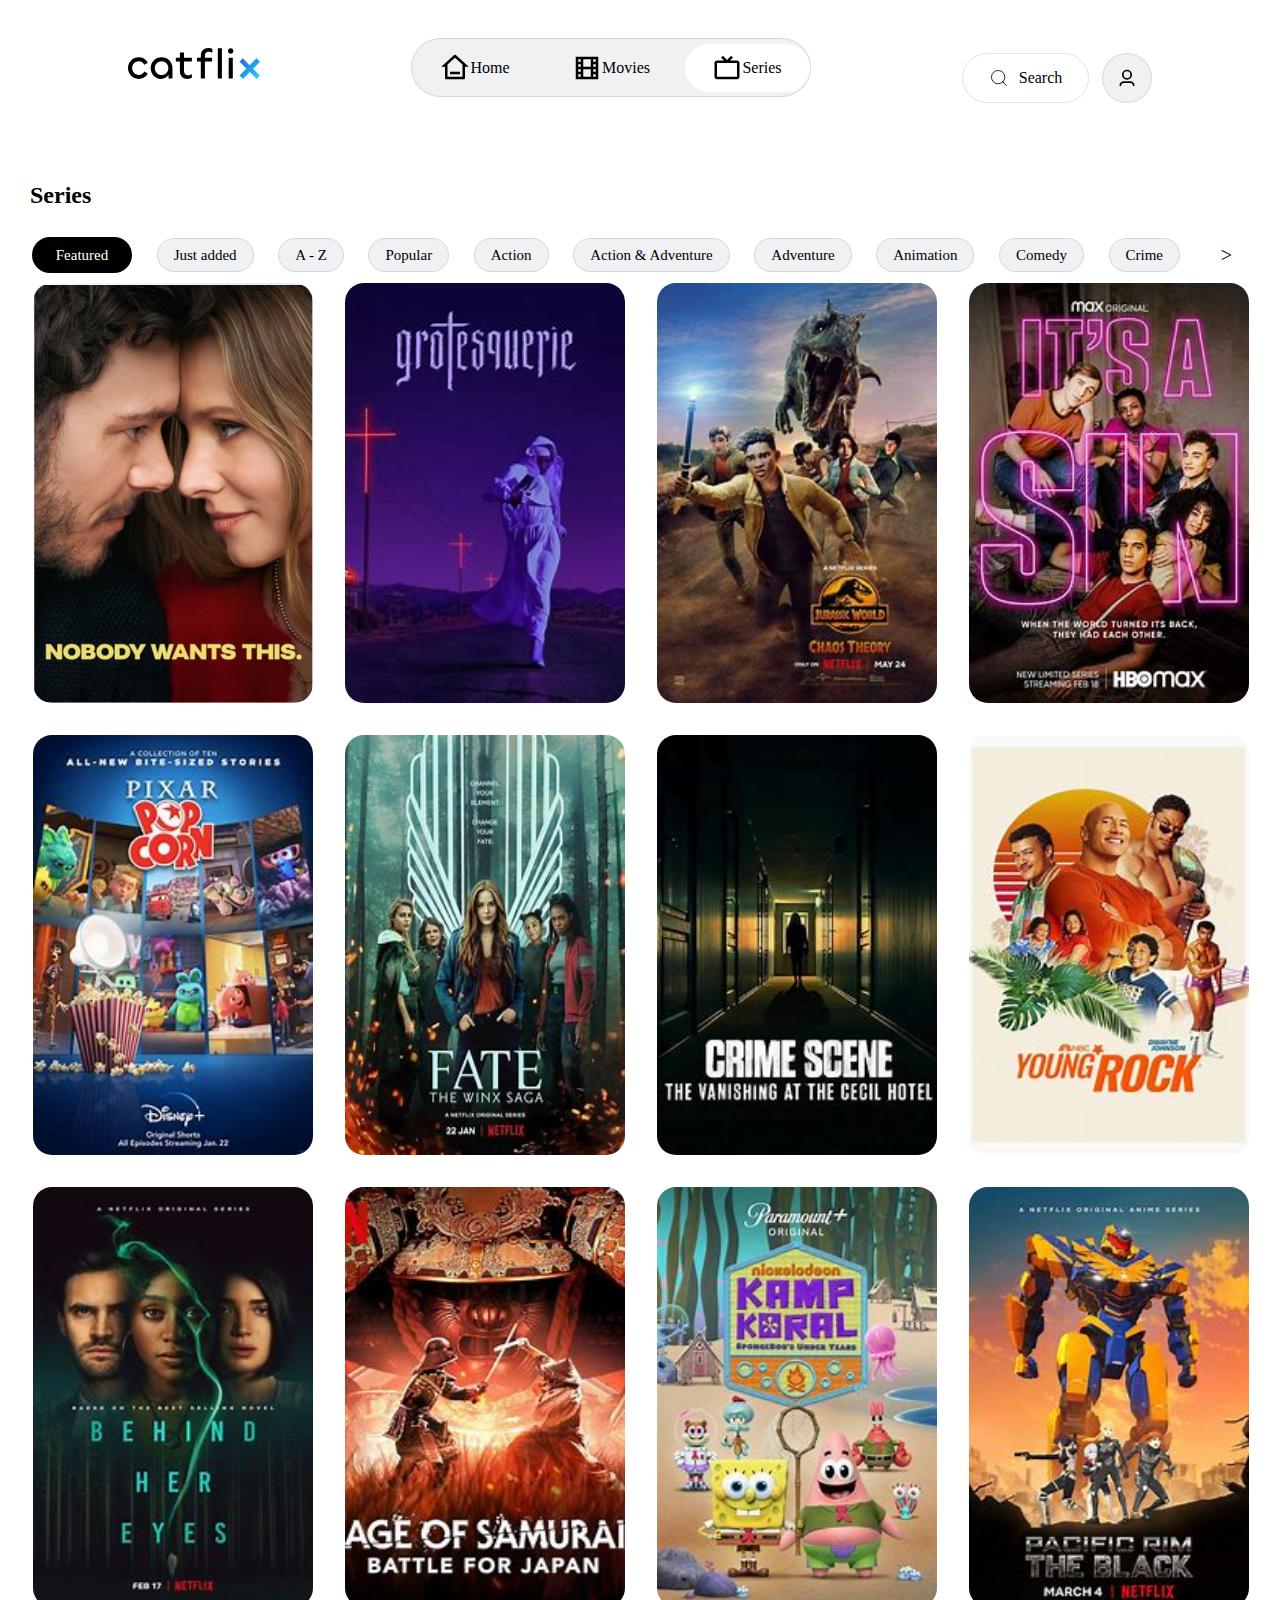
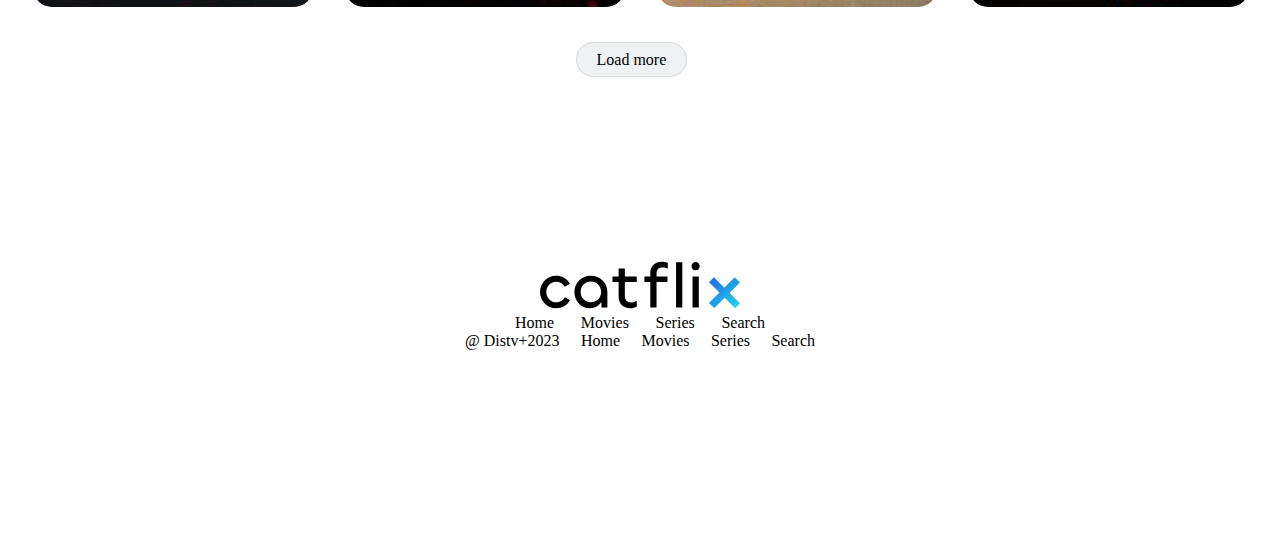
<file: pages/Series.html>
<!DOCTYPE html>
<html lang="en">
<head>
    <meta charset="UTF-8">
    <meta name="viewport" content="width=device-width, initial-scale=1.0">
    <title>Document</title>
    <link rel="stylesheet" href="../styles/Series--1.css">
    <link rel="stylesheet" href="../styles/Series--2.css">
    <svg width="0" height="0">
        <symbol id="search" xmlns="http://www.w3.org/2000/svg" viewBox="0 0 24 24"><path fill="none" stroke="currentColor" stroke-linecap="round"  d="m21 21l-4.343-4.343m0 0A8 8 0 1 0 5.343 5.343a8 8 0 0 0 11.314 11.314"/></symbol>
        <symbol id="user" xmlns="http://www.w3.org/2000/svg" viewBox="0 0 24 24"><path fill="currentColor" d="M12 4a4 4 0 1 0 0 8a4 4 0 0 0 0-8M6 8a6 6 0 1 1 12 0A6 6 0 0 1 6 8m2 10a3 3 0 0 0-3 3a1 1 0 1 1-2 0a5 5 0 0 1 5-5h8a5 5 0 0 1 5 5a1 1 0 1 1-2 0a3 3 0 0 0-3-3z"/></symbol>
    </svg>
</head>
<body>
    <div class="top">
        <div class="top_l"><a href=""><img src="../images/Series/catflix.svg" alt=""></a></div>
        <div class="top_c">
            <ul>
                <li><a href=""><img src="../images/Series/Home.svg" alt="">Home</a></li>
                <li><a href=""><img src="../images/Series/Movie.svg" alt="">Movies</a></li>
                <li class="Series"><a href=""><img src="../images/Series/TV.svg" alt="">Series</a></li>
            </ul>
        </div>
        <div class="top_r">
            <div class="search"><a href="">
                <svg width="20px">
                    <use xlink:href="#search"></use>
                </svg>
                <span>Search</span></a></div>
            <div class="user">
                <svg width="20px" height="20px">
                    <use xlink:href="#user"></use>
                </svg>
            </div>
        </div>
    </div>
    <div class="banner w">
        <h2>Series</h2>
        <div class="stor">
            <ul>
                <li class="Feat"><span>Featured</span></li>
                <li><a href="">Just added</a></li>
                <li><a href="">A - Z</a></li>
                <li><a href="">Popular</a></li>
                <li><a href="">Action</a></li>
                <li><a href="">Action & Adventure</a></li>
                <li><a href="">Adventure</a></li>
                <li><a href="">Animation</a></li>
                <li><a href="">Comedy</a></li>
                <li><a href="">Crime</a></li>
                <li class="right"><a href="">></a></li>
            </ul>
        </div>
        <div class="Series_b">
            <ul>
                <li>
                    <a href="#"><img src="../images/Series/1.png" alt=""></a>
                    <div class="box"><img src="../images/Series/2.jpg  " alt="">
                    <div class="pox">
                        <h3>Nobody Wants This</h3>
                        <div class="box_t"><p>TMDB <span>7.7</span>2024 · 2 Seasons</p></div>
                        <div class="box_c">
                            <span class="Watch_l">
                                Watch now
                            </span>
                            <span class="Watch_r">+</span>
                        </div>
                        <div class="box_b"><p>An agnostic sex podcaster and anewly single rabbi dall in love,but can their relationship survive their wildly different[...]</p></div>
                    </div></div>
                </li>
                <li>
                    <a href="#"><img src="../images/Series/3.jpg" alt=""></a>
                    <div class="box">
                        <img src="../images/Series/4.jpg" alt="">
                        <div class="pox">
                            <h3>Grotesquerie</h3>
                            <div class="box_t"><p>TMDB<span>7.8</span>2024 · 1 Seasons</p></div>
                            <div class="box_c">
                                <span class="Watch_l">
                                    Watch now
                                </span>
                                <span class="Watch_r">+</span>
                            </div>
                            <div class="box_b">
                                <p>A series of heinous crimes have unsettled a small community,and Detective Lois Tryon feels they are eerily personal, as[...]</p>
                            </div>
                        </div>
                    </div>
                </li>
                <li>
                    <a href="#"><img src="../images/Series/5.jpg" alt=""></a>
                    <div class="box">
                        <img src="../images/Series/6.jpg" alt="">
                        <div class="pox">
                            <h3>Jurassic World: Chaos Theory</h3>
                            <div class="box_t"><p>TMDB<span>8.5</span>2024 · 2 Seasons</p></div>
                            <div class="box_c">
                                <span class="Watch_l">
                                    Watch now
                                </span>
                                <span class="Watch_r">+</span>
                            </div>
                            <div class="box_b">
                                <p>The Camp Creataceous gang comes together to unravel a mystery when they discover a global conspiracy that brings danger to [...]</p>
                            </div>
                        </div>
                    </div>
                </li>
                <li>
                    <a href="#"><img src="../images/Series/7.jpg" alt=""></a>
                    <div class="box">
                        <img src="../images/Series/8.jpg" alt="">
                        <div class="pox">
                            <h3>It’s a Sin</h3>
                            <div class="box_t"><p>TMDB<span>8.5</span>2024 · 1 Seasons</p></div>
                            <div class="box_c">
                                <span class="Watch_l">
                                    Watch now
                                </span>
                                <span class="Watch_r">+</span>
                            </div>
                            <div class="box_b">
                                <p>A chronicle of five friends during a decade in which everything changed,including the rise of AIDS</p>
                            </div>
                        </div>
                    </div>
                </li>
                <li>
                    <a href="#"><img src="../images/Series/9.jpg" alt=""></a>
                    <div class="box">
                        <img src="../images/Series/10.jpg" alt="">
                        <div class="pox">
                            <h3>Pixar Popcorn</h3>
                            <div class="box_t"><p>TMDB<span>7.2</span>2021 · 1 Seasons</p></div>
                            <div class="box_c">
                                <span class="Watch_l">
                                    Watch now
                                </span>
                                <span class="Watch_r">+</span>
                            </div>
                            <div class="box_b">
                                <p>A collection of mine shorts staring some of your favorite Pixar characters in all-new,bite size stories.</p>
                            </div>
                        </div>
                    </div>
                </li>
                <li>
                    <a href="#"><img src="../images/Series/11.jpg" alt=""></a>
                    <div class="box">
                        <img src="../images/Series/12.jpg" alt="">
                        <div class="pox">
                            <h3>Fate: The Winx Saga</h3>
                            <div class="box_t"><p>TMDB<span>8.1</span>2021 · 2 Seasons</p></div>
                            <div class="box_c">
                                <span class="Watch_l">
                                    Watch now
                                </span>
                                <span class="Watch_r">+</span>
                            </div>
                            <div class="box_b">
                                <p>The coming-of-age journey of five fairies attending Alfea, a magical boaring school in the Otherworld where they must learn to [...]</p>
                            </div>
                        </div>
                    </div>
                </li>
                <li>
                    <a href="#"><img src="../images/Series/13.jpg" alt=""></a>
                    <div class="box">
                        <img src="../images/Series/14.jpg" alt="">
                        <div class="pox">
                            <h3>Crime Scene: The Vanishing at the Cecil Hotel</h3>
                            <div class="box_t"><p>TMDB<span>7.0</span>2021 · 1 Seasons</p></div>
                            <div class="box_c">
                                <span class="Watch_l">
                                    Watch now
                                </span>
                                <span class="Watch_r">+</span>
                            </div>
                            <div class="box_b">
                                    <p>The notorious Cecil Hotel grows in infamy when guest Elisa Lam vanishes. A dive into crime's darkest places.</p>
                            </div>
                        </div>
                    </div>
                </li>
                <li>
                    <a href="#"><img src="../images/Series/15.jpg" alt=""></a>
                    <div class="box">
                        <img src="../images/Series/16.jpg" alt="">
                        <div class="pox">
                            <h3>Young Rock</h3>
                            <div class="box_t"><p>TMDB<span>6.9</span>2021 · 3 Seasons</p></div>
                            <div class="box_c">
                                <span class="Watch_l">
                                    Watch now
                                </span>
                                <span class="Watch_r">+</span>
                            </div>
                            <div class="box_b">
                                    <p>As Dwayne Johnson runs for president in 2032,he takes a comedic look back at his extraordinary life through the [...]</p>
                            </div>
                        </div>
                    </div>
                </li>
                <li>
                    <a href="#"><img src="../images/Series/17.jpg" alt=""></a>
                    <div class="box">
                        <img src="../images/Series/18.jpg" alt="">
                        <div class="pox">
                            <h3>Behind Her Eyes</h3>
                            <div class="box_t"><p>TMDB<span>7.4</span>2021 · 1 Seasons</p></div>
                            <div class="box_c">
                                <span class="Watch_l">
                                    Watch now
                                </span>
                                <span class="Watch_r">+</span>
                            </div>
                            <div class="box_b">
                                    <p>A single mother enters a world of twisted mind games when she begins an affair with her psychiatrist boss while [...]</p>
                            </div>
                        </div>
                    </div>
                </li>
                <li>
                    <a href="#"><img src="../images/Series/19.jpg" alt=""></a>
                    <div class="box">
                        <img src="../images/Series/20.jpg" alt="">
                        <div class="pox">
                            <h3>Age of Samurai: Battle for Japan</h3>
                            <div class="box_t"><p>TMDB<span>7.1</span>2021 · 1 Seasons</p></div>
                            <div class="box_c">
                                <span class="Watch_l">
                                    Watch now
                                </span>
                                <span class="Watch_r">+</span>
                            </div>
                            <div class="box_b">
                                    <p>Dynamic reenactments and expert commentaries bring to life the tumultuous history and power struggles of a warring 16th-century feufal lanon</p>
                            </div>
                        </div>
                    </div>
                </li>
                <li>
                    <a href="#"><img src="../images/Series/21.jpg" alt=""></a>
                    <div class="box">
                        <img src="../images/Series/22.jpg" alt="">
                        <div class="pox">
                            <h3>Kamp Koral: SpongeBob’s Under Years</h3>
                            <div class="box_t"><p>TMDB<span>7.2</span>2021 · 2 Seasons</p></div>
                            <div class="box_c">
                                <span class="Watch_l">
                                    Watch now
                                </span>
                                <span class="Watch_r">+</span>
                            </div>
                            <div class="box_b">
                                    <p>SpongeBob and friends spend the summer catching jekllyfish,building camp-fires,and swimming in Lake Yuckmuck at Camp Coral,located in [...]</p>
                            </div>
                        </div>
                    </div>
                </li>
                <li>
                    <a href="#"><img src="../images/Series/23.jpg" alt=""></a>
                    <div class="box">
                        <img src="../images/Series/24.jpg" alt="">
                        <div class="pox">
                            <h3>Pacific Rim: The Black</h3>
                            <div class="box_t"><p>TMDB<span>8.2</span>2021 · 2 Seasons</p></div>
                            <div class="box_c">
                                <span class="Watch_l">
                                    Watch now
                                </span>
                                <span class="Watch_r">+</span>
                            </div>
                            <div class="box_b">
                                    <p>Two siblings-an idealistic teenage boy and his naive younger sister-are forced to pilot an abandoned Jaeger [...]</p>
                            </div>
                        </div>
                    </div>
                </li>
            </ul>
        </div>
        <div class="Load"><a href="">Load more</a></div>
    </div>
    <div class="bot">
        <div class="bot_t"><img src="../images/Series/catflix.svg" alt=""></div>
        <div class="bot_c">
            <ul>
                <li>Home</li>
                <li>Movies</li>
                <li>Series</li>
                <li>Search</li>
            </ul>
        </div>
        <div class="bot_b">
            <ul>
                <li>@ Distv+2023</li>
                <li>Home</li>
                <li>Movies</li>
                <li>Series</li>
                <li>Search</li>
            </ul>
        </div>
    </div>
</body>
</html>
</file>
<file: styles/index.css>
@media screen and (max-width: 1280px) and (min-width: 1024px) {
  body header {
    width: 1024px;
  }
}
@media screen and (max-width: 1024px) and (min-width: 770px) {
  body header {
    width: 768px;
  }
  body header .header_middle {
    display: none;
  }
  body header .header_right .header_right_search {
    display: none;
  }
  body footer {
    display: none;
  }
  body .fixation {
    display: block;
  }
}
@media screen and (max-width: 770px) and (min-width: 640px) {
  body header {
    width: 640px;
  }
  body header .header_middle {
    display: none;
  }
  body header .header_right .header_right_search {
    display: none;
  }
  body footer {
    display: none;
  }
  body .fixation {
    display: block;
  }
}
@media screen and (max-width: 768px) {
  body article {
    width: 100%;
  }
  body article .article_subject {
    width: 100%;
  }
  body article .article_Frequently {
    width: 100%;
  }
  body article .article_subject .article_subject_search {
    width: 100%;
  }
  body article .article_subject .article_subject_img {
    width: 100%;
  }
}
@media screen and (max-width: 640px) {
  body header {
    width: 100%;
  }
  body header .header_middle {
    display: none;
  }
  body header .header_right .header_right_search {
    display: none;
  }
  body footer {
    display: none;
  }
  body .fixation {
    display: block;
  }
}
@media screen and (max-width: 600px) {
  body .fixation_div_item:last-child {
    /* 设置display: block;会把display: flex;覆盖掉
        所以只能用display: flex;覆盖display: none;
    */
    display: flex;
  }
}
* {
  margin: 0;
  padding: 0;
  box-sizing: border-box;
}
header {
  display: flex;
  justify-content: space-between;
  align-items: center;
  width: 1280px;
  height: 140px;
  /* background-color: red; */
  margin: 0 auto;
  padding: 0 32px;
}
.header_left img {
  width: 120px;
  height: 28px;
}
.header_middle {
  display: flex;
  justify-content: space-around;
  align-items: center;
  width: 399px;
  height: 58px;
  background-color: #64748b1a;
  border-radius: 20px;
}
.header_middle_item {
  display: flex;
  align-items: center;
  border-radius: 20px;
  width: 120px;
  height: 50px;
  justify-content: center;
  border-radius: 20px;
  transition: all 0.3s;
  text-decoration: none;
  color: black;
}
.header_middle_item:hover {
  background-color: #fff;
}
.header_middle_item img {
  width: 22px;
  height: 22px;
  /* vertical-align: middle */
}
.header_middle_item span {
  font-size: 16px;
}
.header_right {
  /* width: 608px; */
  height: 48px;
  display: flex;
  justify-content: space-around;
}
.header_right_search {
  text-decoration: none;
  color: #111;
  width: 125px;
  height: 48px;
  border: 1px solid #ccc;
  border-radius: 20px;
  display: flex;
  align-items: center;
  justify-content: space-evenly;
  transition: all 0.3s;
}
.header_right_search:hover,
.header_right_user:hover {
  background-color: #111;
}
.header_right_search:hover svg,
.header_right_search:hover span,
.header_right_user:hover svg {
  color: #fff;
}
.header_right svg {
  width: 22px;
  height: 22px;
}
.header_right_user {
  width: 48px;
  height: 48px;
  border: 1px solid #ccc;
  background-color: #e7edf0;
  border-radius: 48px;
  display: flex;
  justify-content: center;
  align-items: center;
  margin-left: 20px;
  transition: all 0.3s;
}
article {
  width: 768px;
  margin: 0 auto;
  display: flex;
  flex-direction: column;
  justify-content: center;
  align-items: center;
}
.article_subject {
  padding: 48px 32px;
  height: 351px;
  display: flex;
  flex-direction: column;
  align-items: center;
  justify-content: space-around;
}
.article_subject img {
  width: 256px;
  height: 60px;
}
.article_subject_search {
  position: relative;
  width: 704px;
  height: 48px;
  border: 1px solid #ccc;
  border-radius: 20px;
  display: flex;
  justify-content: center;
  align-items: center;
}
.article_subject_search img {
  position: absolute;
  left: 0;
  width: 22px;
  height: 22px;
  margin: 14px;
}
.article_subject_search input {
  width: 95%;
  height: 100%;
  padding: 8px 0px 8px 40px;
  border: 0;
  outline: none;
  font-size: 18px;
}
.article_subject button {
  width: 135px;
  height: 48px;
  background-color: black;
  border-radius: 30px;
  color: #fff;
  font-size: 16px;
  font-weight: 700;
}
.article_Frequently {
  width: 768px;
  /* height: 255px; */
  padding: 48px 32px 0 32px;
  display: flex;
  flex-direction: column;
  align-items: center;
}
.article_Frequently h2 {
  font-size: 28px;
}
.article_Frequently p {
  text-align: center;
  color: #757f91;
  margin: 15px 0 30px 0;
}
.article_Frequently_extend {
  width: 100%;
  border: 1px solid #ccc;
  border-radius: 10px;
  background-color: #e9eef4;
}
.article_Frequently_extend img {
  width: 20px;
  height: 20px;
}
.article_Frequently_extend label {
  padding: 20px 24px;
  display: flex;
  justify-content: space-between;
}
.article_Frequently_extend_text {
  height: 0;
  overflow: hidden;
  font-size: 16px;
  color: #757f91;
  transition: all 0.3s;
}
.article_Frequently_extend img {
  transition: all 0.3s;
}
#plus {
  display: none;
}
#plus:checked ~ .article_Frequently_extend_text {
  height: 62px;
  padding: 0 24px 20px 24px;
}
#plus:checked + label img {
  transform: rotate(45deg);
}
footer {
  display: flex;
  justify-content: center;
}
.footer_button {
  width: 1280px;
  height: 300px;
  padding: 96px 32px;
  display: flex;
  flex-direction: column;
  align-items: center;
  justify-content: space-between;
}
.footer_button img {
  width: 120px;
  height: 28px;
}
.footer_button_zj {
  width: 400px;
  display: flex;
  justify-content: space-evenly;
}
.footer_button_zj a {
  text-decoration: none;
  color: black;
}
.footer_button .style2 {
  width: 500px;
}
.footer_button .style2 a {
  color: #757f91;
}
/* 大屏隐藏的固定tab栏 */
.fixation {
  display: none;
  position: fixed;
  bottom: 0;
  /* width: 770px; */
  width: 100%;
  height: 64px;
  background-color: #f0f3f6;
}
.fixation_div {
  width: 100%;
  display: flex;
}
.fixation_div_item {
  flex: 1;
  height: 64px;
  display: flex;
  flex-direction: column;
  align-items: center;
  justify-content: center;
}
.fixation_div_item img {
  width: 22px;
  height: 22px;
}
.fixation_div_item span {
  font-size: 16px;
}
.fixation_div_item:last-child {
  display: none;
}
</file>
<file: Series/css/base.css>
* {
    margin: 0;
    padding: 0;
}

ul li {
    list-style: none;
}

a {
    text-decoration: none;
}

.w {
    width: 1280px;
    margin: auto;
}

@media screen and (max-width: 1280px) and (min-width: 300px) {
    body .top {
      width: 1024px;
    }
  }
  @media screen and (max-width: 1024px) and (min-width: 300px) {
    body .top {
      width: 768px;
    }
    body .top .top_l {
      display: none;
    }
    body .top .top_c .top_r {
      display: none;
    }
  }
</file>
<file: Series/css/index.css>
.top {
    width: 1280px;
    height: 144px;
    padding-top: 20px;
    margin: 0 auto;
    display: flex;
    justify-content: space-between;
}

.top .top_l {
    width: 132px;
    height: 60px;
    margin-top: 10px;
}

.top .top_c {
    width: 400px;
    height: 60px;
}

.top .top_c ul {
    width: 398px;
    height: 57px;
    display:flex;
    border-radius: 50px;
    background-color: #64748b1a;
    border: 1px solid #64748b33;
    gap: 10px;
}

.top .top_c ul li {
    border-radius: 50px;
    width: 125px;
    height: 48px;
    line-height: 60px;
    margin: auto;
    transition: all 0.5s;
    color: black;
}

.top .top_c ul li a {
    width: 125px;
    height: 48px;
    color: black;
    display: flex;
    align-items: center;
    justify-content: center;
}

.top .top_c .Series {
    background-color: #ffffff;
    border-radius: 60px;
}

.top .top_c ul li:hover {
    background-color: #ffffff;
    border-radius: 60px;
}

.top .top_c ul li img {
    width: 30px;
    height: 30px;
}

.top .top_r {
    width: 190px;
    height: 80px;
    align-items: center;
    display: flex;
    justify-content: space-between;
}

.top .top_r .search a {
    width: 125px;
    height: 48px;
    border: 0.666667px solid #64748b33;
    border-radius: 60px;
    display: flex;
    align-items: center;
    justify-content: center;
    gap: 10px;
    color: black;
    transition: all 0.5s;
}

.top .top_r .search a:hover {
    background-color: black;
    color: white;
}

.top .top_r .user {
    width: 48px;
    height: 48px;
    border: 1px solid #64748b33;
    border-radius: 60px;
    background-color: #64748b1a;
    display: flex;
    align-items: center;
    justify-content: center;
    transition: all 0.5s;
    cursor: pointer;
}

.top .top_r .user:hover {
    background-color: black;
    color: white;
}

.banner {
    height: 1578px;
}

.banner h2 {
    padding-left: 30px;
    padding-bottom: 20px;
}

.banner .stor {
    width: 1232px;
    height: 53px;
    margin: auto;
}

.banner .stor ul {
    height: 36px;
    padding: 8px;
    display: flex;
    align-items: center;
    text-align: center;
    line-height: 36px;
    justify-content: space-between;
    font-size: 15px;
}

.banner .stor .right a {
    display: block;
    border-radius: 50px;
    font-size: 20px;
    background-color: #ffffff;
    border: 0;
    color: black;
}

.banner .stor .right a:hover {
    background-color: #e2e8f0;
    color: black;
    transform: scale(1.1);

}

.banner .stor ul li a {
    border-radius: 50px;
    background-color: #64748b1a;
    border: 1px solid #64748b33;
    padding: 8px 16px;
    color: black;
    transition: all 0.5s;
}

.banner .stor .Feat {
    background-color: black;
    color: white;
    border-radius: 9999px;
    width: 100px;
    height: 36px;
    cursor: pointer;
}

.banner .stor ul li a:hover {
    background-color: black;
    color: white;
}

.banner .Series_b {
    width: 1216px;
    height: 1324px;
    margin: auto;
    padding-bottom: 30px;
}

.banner .Series_b ul {
    width: 1216px;
    height: 1324px;
    display: flex;
    align-content: space-between;
    justify-content: space-between;
    flex-wrap: wrap;
}

.banner .Series_b ul li {
    width: 280px;
    height: 420px;
    position: relative;
    transition: all 0.2s;
}

.banner .Series_b ul li a {
    display: block;
    width: 280px;
    height: 420px;
}

.banner .Series_b ul li img {
    width: 280px;
    height: 420px;
    transition: all 0.5s;
    border: 1px solid white;
    border-radius: 20px;
}

.banner .Series_b .box {
    width: 280px;
    height: 130px;
    position: absolute;
    top: 0;
    left: 0;
    opacity: 0%;
    transition: all 0.2s;
}

.banner .Series_b .box img {
    width: 280px;
    height: 420px;
    transition: all 0.5s;
    border: 1px solid white;
    border-bottom-left-radius: 0;
    border-bottom-right-radius: 0;
}

.banner .Series_b .box:hover {
    opacity: 1;
}

.banner .Series_b .box img {
    width: 280px;
    height: 130px;
    border-top-left-radius: 10px;
    border-top-right-radius: 10px;
}

.banner .Series_b .pox {
    width: 280px;
    height: 290px;
    position: absolute;
    background-color: black;
    top: 130px;
    left: 0;
    color: white;
    border-bottom-left-radius: 10px;
    border-bottom-right-radius: 10px;
    display: flex;
    flex-direction: column;
    align-items: center;
}

.banner .Series_b .pox h3 {
    width: 240px;
    padding-top: 5px;
}

.banner .Series_b .pox .box_t {
    width: 240px;
    padding-top: 5px;
    font-size: 13px;
}

.banner .Series_b .pox .box_t span {
    color: aqua;
}

.banner .Series_b .pox .box_c {
    width: 240px;
    height: 30px;
    margin-top: 20px;
}

.banner .Series_b .pox .box_c span {
    border: 1px solid black;
    border-radius: 9999px;
}

.banner .Series_b .pox .Watch_l {
    margin-right: 10px;
    padding: 10px 18px;
    background-color: white;
    color: black;
    cursor: pointer;
    transition: all 0.5s;
}

.banner .Series_b .pox .Watch_l:hover {
    background-color: grey;
}

.banner .Series_b .pox .Watch_r {
    padding: 8px 15px;
    font-size: 20px;
    background-color: black;
    color: white;
    cursor: pointer;
    transition: all 0.5s;
}

.banner .Series_b .pox .Watch_r:hover {
    background-color: white;
    color: black;
}

.banner .Series_b .pox .box_b {
    margin: 20px;
}

.banner .Series_b ul li:hover {
    transform: scale(1.1);
}

.banner .Load {
    width: 129px;
    height: 48px;
    margin: auto;
}

.banner .Load a {
    width: 129px;
    height: 48px;
    border: 0.666667px solid #64748b33;
    padding: 8px 20px;
    border-radius: 9999px;
    text-align: center;
    line-height: 48px;
    background-color: #64748b1a;
    transition: all 0.5s;
    color: black;
}

.banner .Load a:hover {
    background-color: black;
    color: white;
}

.bot {
    width: 500px;
    height: 300px;
    padding-top: 100px;
    margin: auto;
}

.bot .bot_t img {
    width: 200px;
    height: 50px;
    margin-left: 150px;
}

.bot .bot_c {
    width: 250px;
    margin: auto;
}

.bot .bot_c ul {
    justify-content: space-between;
    display:flex;
    text-align: center;
}

.bot .bot_b {
    width: 350px;
    margin: auto;
}

.bot .bot_b ul {
    justify-content: space-between;
    display:flex;
    text-align: center;
}
</file>
<file: movies/css/base.css>
* {
    margin: 0;
    padding: 0;
}

ul li {
    list-style: none;
}

a {
    text-decoration: none;
}

input {
    border: none;
    outline: none;
    border: 1px solid #000;
}

.clearfix::after {
    content: '';
    display: block;
    height: 0;
    clear: both;
    visibility: hidden;
}

@media screen and (max-width: 1280px) and (min-width: 1024px) {
    body .top {
      width: 1024px;
    }
  }
  @media screen and (max-width: 1024px) and (min-width: 770px) {
    body .top {
      width: 768px;
    }
    body .top .top-2 {
      display: none;
    }
    body .top .top-3 .search {
      display: none;
    }
    body footer {
      display: none;
    }
    body .fixation {
      display: block;
    }
  }
  @media screen and (max-width: 770px) and (min-width: 640px) {
    body .top {
      width: 640px;
    }
    body .top .top-2 {
      display: none;
    }
    body .top .top-3 .search {
      display: none;
    }
    body footer {
      display: none;
    }
    body .fixation {
      display: block;
    }
  }
  @media screen and (max-width: 768px) {
    body .middle {
      width: 100%;
    }
    body .middle .middle-nav {
      width: 100%;
    }
    body .middle .middle-content {
      width: 100%;
    }
    body .middle .middle-buttom {
      width: 100%;
    }
    body article .article_subject .article_subject_img {
      width: 100%;
    }
  }
  @media screen and (max-width: 640px) {
    body .top {
      width: 640px;
    }
    body .top .top-2 {
      display: none;
    }
    body .top .top-3 .search {
      display: none;
    }
    body footer {
      display: none;
    }
    body .fixation {
      display: block;
    }
  }
  @media screen and (max-width: 600px) {
    body .fixation_div_item:last-child {
      /* 设置display: block;会把display: flex;覆盖掉
          所以只能用display: flex;覆盖display: none;
      */
      display: flex;
    }
  }
</file>
<file: movies/css/movies.css>
.top {
    width: 1216px;
    height: 56px;
    margin: auto;
    /* background-color: pink; */
    margin-top: 27px;
    display: flex;
    justify-content: space-between;
}

.top .top-1 {
    width: 120px;
    height: 56px;
    display: flex;
    align-items: center;
}


.top .top-1 img {
    width: 120px;
    display: flex;
}

.top .top-2 {
    width: 420px;
    height: 56px;
    border: 1px solid #ccc;
    border-radius: 50px;
    background-color: #64748b1a;
    box-sizing: border-box;
}

.top .top-2 ul {
    display: flex;
    height: 56px;
    justify-content: space-around;
    align-items: center;
    flex-wrap: wrap;
}

.top .top-2 ul li {
    height: 48px;
    line-height: 56px;
    border-radius: 50px;
    display: flex;
    align-content: center;
    justify-content: center;
    transition: all .2s;
}

.top .top-2 ul li:hover {
    background-color: #fff;
}

.top .top-2 ul li:first-child {
    width: 125px;
}

.top .top-2 ul li:nth-child(2) {
    width: 132px;
}

.top .top-2 ul li:nth-child(3) {
    width: 125px;
}

.top .top-2 ul li a {
    border-radius: 50px;
    display: flex;
    align-items: center;
    justify-content: center;
    color: #000000;
    height: 48px;
    gap: 12px;
}

.top .top-2 ul li a img {
    width: 20px;
    height: 20px;
}

.top .top-3 {
    display: flex;
    align-content: center;
    width: 200px;
    justify-content: space-between;
    align-items: center;
}

.top .top-3 .search {
    width: 124px;
    height: 48px;
    border-radius: 50px;
    line-height: 48px;
    text-align: center;
    box-sizing: border-box;
}

.top .top-3 .search a {
    width: 124px;
    height: 48px;
    border: 1px solid #ccc;
    border-radius: 50px;
    box-sizing: border-box;
    display: flex;
    justify-content: center;
    gap: 12px;
    align-items: center;
    color: #000;
    transition: all .2s;
}

.top .top-3 .search a img {
    width: 20px;
    height: 20px;
}

.top .top-3 .search a:hover {
    background-color: #000;
    color: white;
}

.top .top-3 .search a:hover #Search {
    border-color: white;
}

.top .top-3 .user {
    width: 48px;
    height: 48px;
    
}

.top .top-3 .user a {
    width: 48px;
    height: 48px;
    border-radius: 50%;
    background-color: #e8edf0;
    display: flex;
    align-items: center;
    justify-content: center;
    color: #000;
    transition: all .2s;
    border: 1px solid #ccc;
}

.top .top-3 .user a:hover {
    background-color: #000;
    color: #fff;
}

.top .top-3 .user a img {
    width: 25px;
    height: 25px;
}


.fixation {
    width: 100%;
    height: 60px;
    position: fixed;
    bottom: 0;
    left: 0;
    background-color: #eeeeef;
    display: flex;
    align-items: center;
    justify-content: space-around;
    z-index: 1;
    opacity: 0.7;
    display: none;
}

.fixation ul {
    width: 100%;
    height: 60px;
    display: flex;
    align-items: center;
    justify-content: space-around;
}

.fixation ul li img {
    display: block;
    width: 20px;
    height: 20px;

}

.fixation ul li a {
    display: flex;
    flex-direction: column;
    align-items: center;
    gap: 4px;
}



.middle {
    width: 1280px;
    height: 1540px;
    margin: auto;
    margin-top: 48px;
    display: flex;
    flex-direction: column;
    justify-content: space-between;
    align-items: center;
}

.middle h3 {
    width: 1216px;
    height: 32px;
    font-family: Satoshi;
    font-size: 24px;
    font-weight: 700;
    line-height: 32px
}

.middle .middle-nav {
    width: 1216px;
    height: 54px;
    /* background-color: #ccc; */
    margin-top: -8px;
    display: flex;
    align-items: center;
    justify-content: space-between;
}

.middle .middle-nav ul {
    width: 1216px;
    height: 38px;
    display: flex;
    align-items: center;
    justify-content: space-between;
}

.middle .middle-nav ul li {
    height: 38px;
    display: flex;
    align-items: center;
}

.middle .middle-nav ul li a {
    padding: 8px 16px;
    background-color: #64748b1a;
    border-radius: 9999px;
    border: 1px solid #64748b33;
    box-sizing: border-box;
    font-size: 14px;
    color: #000;
    font-weight: 500;
    display: inline-flex;
    transition: all .2s;
    font-family: Satoshi;
}

.middle .middle-nav span {
    width: 40px;
    height: 40px;
    font-size: 23px;
    line-height: 40px;
    text-align: center;
    border-radius: 50%;
    cursor: pointer;
}

.middle .middle-nav span:hover {
    background-color: #64748b33;
}

.middle .middle-nav ul li:first-child a {
    background-color: #000;
    color: white;
}

.middle .middle-nav ul li a:hover {
    background-color: #000;
    color: white;
}

.middle .middle-content {
    width: 1216px;
    height: 1324px;
    /* background-color: #ccc; */
}

.middle .middle-content ul {
    width: 1216px;
    height: 1324px;
    display: flex;
    align-content: space-between;
    justify-content: space-between;
    flex-wrap: wrap;
    
}

.middle .middle-content ul li {
    width: 277px;
    height: 415px;
    border-radius: 10px;
    transition: all .2s;
    position: relative;
}

.middle .middle-content ul li a {
    display: block;
}

.middle .middle-content ul li a img {
    width: 277px;
    height: 415px;
    border-radius: 10px;
}

.middle .middle-content .middle-none {
    width: 277px;
    height: 415px;
    border-radius: 10px;
    position: absolute;
    top: 0;
    left: 0;
    transition: all .2s;
    opacity: 0;
    background-color: #041225;
}

.middle .middle-content ul li:hover div {
    opacity: 1;
}

.middle .middle-content ul li:hover {
    transform: scale(1.05);
}

.middle .middle-content .middle-none .none {
    width: 277px;
    height: 130px;
    display: block;
}

.middle .middle-content .middle-none img {
    width: 277px;
    height: 130px;
    border-bottom-left-radius: 0;
    border-bottom-right-radius: 0;
    opacity: .9;
}

.middle .middle-content .middle-none .middle-none-1 {
    width: 277px;
    height: 285px;
    display: flex;
    flex-direction: column;
    align-items: center;
}

.middle .middle-content .middle-none .middle-none-1 h2 {
    width: 240px;
    font-size: 18px;
    font-weight: 700;
    margin-top: 10px;
    color: white;
}

.middle .middle-content .middle-none .middle-none-2 {
    width: 240px;
    height: 16px;
}

.middle .middle-content .middle-none .middle-none-2 .dec {
    color: #22d3ee;
}

.middle .middle-content .middle-none .middle-none-2 span {
    font-size: 12px;
    color: #cbd5e1;
    padding-right: 5px;
}

.middle .middle-content .middle-none .middle-none-3 {
    width: 240px;
    height: 46px;
    display: flex;
    align-items: center;
    margin-top: 20px;
}

.middle .middle-content .middle-none .middle-none-3 a {
    font-size: 14px;
    font-weight: 600;
    color: #000;
    padding: 13px 16px;
    border-radius: 9999px;
    background-color: white;
    border: 1px solid #000;
    display: flex;
    align-items: center;
    justify-content: center;
    gap: 12px;
}

.middle .middle-content .middle-none .middle-none-3 a:hover {
    background-color: #ccc;
}

.middle .middle-content .middle-none .middle-none-3 .jia {
    margin-left: 20px;
    width: 45px;
    height: 45px;
    border-radius: 50%;
    border: 1px solid #3a3838;
    color: white;
    display: flex;
    font-size: 30px;
    line-height: 40px;
    justify-content: center;
    cursor: pointer;
}

.middle .middle-content .middle-none .middle-none-3 .jia:hover {
    background-color: white;
    color: #000;
}

.middle .middle-content .middle-none .middle-none-4  {
    width: 240px; 
    margin-top: 20px;
}

.middle .middle-content .middle-none .middle-none-4 span {
    font-size: 12px;
    color: white;
    cursor: default;
}


.middle .middle-buttom {
    width: 1216px;
    height: 48px;
    /* background-color: #ccc; */
    display: flex;
    align-items: center;
    justify-content: center;
    margin-top: 30px;
}


.middle .middle-buttom input {
    width: 130px;
    height: 48px;
    background-color: #64748b33;
    border-radius: 9999px;
    border: 1px solid #64748b1a;
    box-sizing: border-box;
    font-size: 16px;
    font-weight: 700;
    display: flex;
    align-items: center;
    justify-content: center;
    cursor: pointer;
    transition: all .2s;
}

.middle .middle-buttom input:hover {
    background-color: #000;
    color: white;
}


.bottom-nav {
    width: 1024px;
    height: 100px;
    /* background-color: #ccc; */
    margin: auto;
    margin-top: 140px;
    padding-bottom: 100px;
}

.bottom-nav .nav-1 {
    width: 1024px;
    display: flex;
    justify-content: center;
}

.bottom-nav .nav-1 img {
    width: 120px;
}

.bottom-nav .nav-2  {
    width: 280px;
    margin: auto;
    margin-top: 25px;
}

.bottom-nav .nav-2 ul {
    display: flex;
    justify-content: space-between;
}

.bottom-nav .nav-2 ul li a {
    color: #000;
}

.bottom-nav .nav-2 ul li a:hover {
    text-decoration: underline;
}

.bottom-nav .nav-3  {
    width: 370px;
    margin: auto;
    margin-top: 10px;
}

.bottom-nav .nav-3 ul {
    display: flex;
    justify-content: space-between;
}

.bottom-nav .nav-3 ul li a {
    color: gray;
}

.bottom-nav .nav-3 ul li a:hover {
    text-decoration: underline;
}
</file>
<file: styles/networks.css>
@media screen and(max-width:768px) {
  .sm-hide{
    display: none;
  }
  .sm-visible{
    display: block;
  }
  .sm-1{width: 4.16666666666667%;}
  .sm-2{width: 8.33333333333333%;}
  .sm-3{width: 12.5%;}
  .sm-4{width: 16.66666666666667%;}
  .sm-5{width: 20.83333333333333%;}
  .sm-6{width: 25%;}
  .sm-7{width: 29.16666666666667%;}
  .sm-8{width: 33.33333333333333%;}
  .sm-9{width: 37.5%;}
  .sm-10{width: 41.66666666666667%;}
  .sm-11{width: 45.83333%;}
  .sm-12{width: 50%;}
  .sm-13{width: 54.16667%;}
  .sm-14{width: 58.33333%;}
  .sm-15{width: 62.5%;}
  .sm-16{width: 66.66667%;}
  .sm-17{width: 70.83333%;}
  .sm-18{width: 75%;}
  .sm-19{width: 79.16667%;}
  .sm-20{width: 83.33333%;}
  .sm-21{width: 87.5%;}
  .sm-22{width: 91.66667%;}
  .sm-23{width: 95.83333%;}
  .sm-24{width: 100%;}
}
@media screen and(max-width:768px) and (max-width:992px) {
  .md-hide {
      display: none;
    }
  .md-visible {
    display: block;
  }
  .md-1{width: 4.16666666666667%;}
  .md-2{width: 8.33333333333333%;}
  .md-3{width: 12.5%;}
  .md-4{width: 16.66666666666667%;}
  .md-5{width: 20.83333333333333%;}
  .md-6{width: 25%;}
  .md-7{width: 29.16666666666667%;}
  .md-8{width: 33.33333333333333%;}
  .md-9{width: 37.5%;}
  .md-10{width: 41.66666666666667%;}
  .md-11{width: 45.83333%;}
  .md-12{width: 50%;}
  .md-13{width: 54.16667%;}
  .md-14{width: 58.33333%;}
  .md-15{width: 62.5%;}
  .md-16{width: 66.66667%;}
  .md-17{width: 70.83333%;}
  .md-18{width: 75%;}
  .md-19{width: 79.16667%;}
  .md-20{width: 83.33333%;}
  .md-21{width: 87.5%;}
  .md-22{width: 91.66667%;}
  .md-23{width: 95.83333%;}
  .md-24{width: 100%;}
}
@media screen and(max-width:992px) and (max-width:1200px) {
  .lg-hide {
      display: none;
    }
  .lg-visible {
    display: block;
  }
  .lg-1{width: 4.16666666666667%;}
  .lg-2{width: 8.33333333333333%;}
  .lg-3{width: 12.5%;}
  .lg-4{width: 16.66666666666667%;}
  .lg-5{width: 20.83333333333333%;}
  .lg-6{width: 25%;}
  .lg-7{width: 29.16666666666667%;}
  .lg-8{width: 33.33333333333333%;}
  .lg-9{width: 37.5%;}
  .lg-10{width: 41.66666666666667%;}
  .lg-11{width: 45.83333%;}
  .lg-12{width: 50%;}
  .lg-13{width: 54.16667%;}
  .lg-14{width: 58.33333%;}
  .lg-15{width: 62.5%;}
  .lg-16{width: 66.66667%;}
  .lg-17{width: 70.83333%;}
  .lg-18{width: 75%;}
  .lg-19{width: 79.16667%;}
  .lg-20{width: 83.33333%;}
  .lg-21{width: 87.5%;}
  .lg-22{width: 91.66667%;}
  .lg-23{width: 95.83333%;}
  .lg-24{width: 100%;}
}
@media screen and(max-width:1200px){
  .xl-hide {
    display: none;
  }
  .xl-visible {
    display: block;
  }
  .xl-1{width: 4.16666666666667%;}
  .xl-2{width: 8.33333333333333%;}
  .xl-3{width: 12.5%;}
  .xl-4{width: 16.66666666666667%;}
  .xl-5{width: 20.83333333333333%;}
  .xl-6{width: 25%;}
  .xl-7{width: 29.16666666666667%;}
  .xl-8{width: 33.33333333333333%;}
  .xl-9{width: 37.5%;}
  .xl-10{width: 41.66666666666667%;}
  .xl-11{width: 45.83333%;}
  .xl-12{width: 50%;}
  .xl-13{width: 54.16667%;}
  .xl-14{width: 58.33333%;}
  .xl-15{width: 62.5%;}
  .xl-16{width: 66.66667%;}
  .xl-17{width: 70.83333%;}
  .xl-18{width: 75%;}
  .xl-19{width: 79.16667%;}
  .xl-20{width: 83.33333%;}
  .xl-21{width: 87.5%;}
  .xl-22{width: 91.66667%;}
  .xl-23{width: 95.83333%;}
  .xl-24{width: 100%;}
}
.row{
  display: flex;
  justify-content: center;
  flex-wrap: wrap;
}


.Networks{
  width: 1280px;
  margin: 0 auto;
  padding: 0 32px 20px 32px;
  font-weight: 600;
  font-size: 22px;
}
.container{
  display: flex;
  justify-content: space-between;
  align-content: space-between;
  flex-wrap: wrap;
  width: 1280px;
  height: 1105px;
  margin: 0 auto;   
  padding: 0 32px 40px 32px;
}
.container li{
  width: 278px;
  height: 155px;
  border: 1px solid #ccc;
  border-radius: 10px;
  background-color: #e2e8f0;
  list-style: none;
  transition: all .3s;
}
.container li a{
  display: flex;
  justify-content: center;
  align-items: center;
  width: 100%;
  height: 100%;
  border: 1px solid #ccc;
  border-radius: 10px;
}
.container li svg{
  color: #64748b;
  transition: all .3s;
}
.container li:hover{
  transform: scale(1.08);
  background-color: #fff;
  padding: 2px;
  
}
.container li:hover svg{
  color: red;
}
.Load_more{
  width: 1280px;
  height: 48px;
  margin: 0 auto;
  display: flex;
  justify-content: center;
}
.Load_more button{
  width: 130px;
  height: 48px;
  border: 1px solid #ccc;
  border-radius: 20px;
  font-size: 16px;
  font-weight: 600;
  transition: all .3s;
}
.Load_more button:hover{
  color: #fff;
  background-color: black;
}
</file>
<file: styles/search.css>
* {
    padding: 0;
    margin: 0;
}

a {
    text-decoration: none;
}

/* 头部 */
.top {
    width: 1157px;
    height: 144px;
    margin: 0 auto;
    display: flex;
    justify-content:space-between;
}

.top-l img {
   width: 260px;
    height: 28px;
    margin-top: 55px;
	position: relative;
	left: -65px;
}

.top-banner {
   width: 401px;
    height: 58px;
    background-color: #64784b1a;
    border: 1px solid #ccc;
    border-radius: 24px;
    margin: 40px auto;
   display: flex;
    justify-content: space-around;
}

@media screen and (max-width:1012px){
	.top-banner,
	.top-r input,
	.top-r .ss {
		display: none;
	}
}

@media screen and (max-width:1012px) {
	.top {
		width: 700px;
	}
	.user {
		position: relative;
		right: -160px;
	}
}

.top-banner .home,
.top-banner .movies,
.top-banner .series {
    width: 120px;
    height: 55px;
	font-size: 15px;
	text-align: center;
	line-height: 55px;
	margin: 3px auto 0;
	box-sizing: border-box;
}

.top-banner .home:hover,
.top-banner .movies:hover,
.top-banner .series:hover{
	height: 50px;
    border: 1px solid #ccc;
    border-radius: 24px;
	background-color: #fff;
}


.top-banner .home img,
.top-banner .movies img{
    width: 20px;
    height: 20px;
	position: relative;
	top: 3px;
} 

.top-banner .series img {
	width: 20px;
	height: 25px;
	position: relative;
	top: 6px;
}

.top a {
	color: #000;
}

.top .top-r {
	width: 100px;
	height: 48px;
	margin: 38px auto;
	position: relative;
	display: flex;
	justify-content: space-between;
}

.top-r img{
	width: 20px;
	height: 20px;
	position: absolute;
	top: 24px;
	left: 10px;
	color: white;
}

.top-r input {
	width: 120px;
	 height: 48px;
	 font-size: 18px;
	 padding-left: 15px;
	 box-sizing: border-box;
	 border-radius: 24px;
	 border: 1px solid #ccc;
	 margin-top: 10px;
	 background-color: #fff;
}

.top-r input:hover{
	background-color: black;
	color: #fff;
}

.top-r .user:hover{
	background-color:black;
}

.top-r .user:hover img {
	filter: invert(100%);
}

.top-r .user {
	width: 50px;
	height: 50px;
	border: 1px solid #ccc;
	border-radius: 50px;
	box-sizing: border-box;
	background-color: #64784b1a;
	color: #000;
	margin: 8px 0 0 20px;
}

.top-r .user img { 
	position: relative;
	top: 15px;
	left: 14px;
}

/* 搜索区 */
.banner {
    width: 1157px;
    height: 550px;
   /* background-color: palevioletred; */
    margin: 0 auto 20px;
    position: relative;
	overflow: hidden;
}

@media screen and (max-width:1013px){
	.banner {
		width: 700px;
	}
	.banner .search-ku{
		width: 695px;
	}
}

.banner .banner-txt {
	width: 32px;
    font-size: 25px;
    font-weight: 700px;
    position: absolute;
    left: 0;
}

.banner .banner-search {
	margin-top: 50px;
}

.banner .search-ku {
    /* width: 1154px; */
    height: 48px;
    border: 1px solid #ccc;
    border-radius: 24px;
    margin: 0 auto;
}

.banner-search input {
    width: 500px;
    height: 40px;
	padding-left: 10px;
	font-size: 20px;
	overflow: hidden;
	border: none;
	outline: none;
	position: absolute;
	top: 55px;
	left: 35px;
}

.banner-search img {
	position: relative;
	left: 15px;
	top: 15px;
	width: 20px;
}

/* 底部 */
.box-one {
	width: 1157px;
	height: 150px;
	margin: 0 auto;
}

.box-one img {
width: 120px;
   margin: 0 auto 20px;
   display: block;
   }

.box-one .box-a {
    display: flex;
    justify-content: space-between;
    width: 300px;
    height: 20px;
    margin: 0 auto;
}

.box-a div a {
    display: block;
    height: 20px;
    color: #000;
}

.box-one .box-b {
    display: flex;
    justify-content: space-between;
    width: 400px;
    height: 30px;
    margin: 15px auto;
}


.box-b a {
    display: block;
    height: 30px;
    color: #8d8b8b;
}

@media screen and (max-width: 1012px) {
	.box-one {
		display: none;
	}
}

/* 大屏下的隐藏布局 */
.bottem {
	display: none;
	position: fixed;
	bottom: 0;
	width: 100%;
	height: 64px;
	background-color: #f0f3f6;
}

.bottem-tu {
	width: 100%;
	display: flex;
}

.bottem .tu {
	flex: 1;
	height: 64px;
	display: flex;
	flex-direction: column;
	align-items: center;
	justify-content: center;
}

.bottem .tu img {
	width: 22px;
	height: 22px;
}

.bottem .tu div{
	font-size: 16px;
}

.bottem-tu .tu:Nth-child(1){
	display: none;
}

.bottem-tu .tu:Nth-child(2){
	display: none;
}

.bottem-tu .tu:Nth-child(3){
	display: none;
}

@media screen and (max-width: 1032px) {
	.bottem,
	.bottem .tu:Nth-child(1),
	.bottem .tu:Nth-child(2),
	.bottem .tu:Nth-child(3) {
	  /* 设置display: block;会把display: flex;覆盖掉
		  所以只能用display: flex;覆盖display: none;
	  */
	  display: flex;
	}
  }
</file>
<file: styles/Series--1.css>
.top {
    width: 1280px;
    height: 144px;
    padding-top: 20px;
    margin: 0 auto;
    display: flex;
    justify-content: space-between;
}

.top .top_l {
    width: 132px;
    height: 60px;
    margin-top: 10px;
}

.top .top_c {
    width: 400px;
    height: 60px;
}

.top .top_c ul {
    width: 398px;
    height: 57px;
    display:flex;
    border-radius: 50px;
    background-color: #64748b1a;
    border: 1px solid #64748b33;
    gap: 10px;
}

.top .top_c ul li {
    border-radius: 50px;
    width: 125px;
    height: 48px;
    line-height: 60px;
    margin: auto;
    transition: all 0.5s;
    color: black;
}

.top .top_c ul li a {
    width: 125px;
    height: 48px;
    color: black;
    display: flex;
    align-items: center;
    justify-content: center;
}

.top .top_c .Series {
    background-color: #ffffff;
    border-radius: 60px;
}

.top .top_c ul li:hover {
    background-color: #ffffff;
    border-radius: 60px;
}

.top .top_c ul li img {
    width: 30px;
    height: 30px;
}

.top .top_r {
    width: 190px;
    height: 80px;
    align-items: center;
    display: flex;
    justify-content: space-between;
}

.top .top_r .search a {
    width: 125px;
    height: 48px;
    border: 0.666667px solid #64748b33;
    border-radius: 60px;
    display: flex;
    align-items: center;
    justify-content: center;
    gap: 10px;
    color: black;
    transition: all 0.5s;
}

.top .top_r .search a:hover {
    background-color: black;
    color: white;
}

.top .top_r .user {
    width: 48px;
    height: 48px;
    border: 1px solid #64748b33;
    border-radius: 60px;
    background-color: #64748b1a;
    display: flex;
    align-items: center;
    justify-content: center;
    transition: all 0.5s;
    cursor: pointer;
}

.top .top_r .user:hover {
    background-color: black;
    color: white;
}

.banner {
    height: 1578px;
}

.banner h2 {
    padding-left: 30px;
    padding-bottom: 20px;
}

.banner .stor {
    width: 1232px;
    height: 53px;
    margin: auto;
}

.banner .stor ul {
    height: 36px;
    padding: 8px;
    display: flex;
    align-items: center;
    text-align: center;
    line-height: 36px;
    justify-content: space-between;
    font-size: 15px;
}

.banner .stor .right a {
    display: block;
    border-radius: 50px;
    font-size: 20px;
    background-color: #ffffff;
    border: 0;
    color: black;
}

.banner .stor .right a:hover {
    background-color: #e2e8f0;
    color: black;
    transform: scale(1.1);

}

.banner .stor ul li a {
    border-radius: 50px;
    background-color: #64748b1a;
    border: 1px solid #64748b33;
    padding: 8px 16px;
    color: black;
    transition: all 0.5s;
}

.banner .stor .Feat {
    background-color: black;
    color: white;
    border-radius: 9999px;
    width: 100px;
    height: 36px;
    cursor: pointer;
}

.banner .stor ul li a:hover {
    background-color: black;
    color: white;
}

.banner .Series_b {
    width: 1216px;
    height: 1324px;
    margin: auto;
    padding-bottom: 30px;
}

.banner .Series_b ul {
    width: 1216px;
    height: 1324px;
    display: flex;
    align-content: space-between;
    justify-content: space-between;
    flex-wrap: wrap;
}

.banner .Series_b ul li {
    width: 280px;
    height: 420px;
    position: relative;
    transition: all 0.2s;
}

.banner .Series_b ul li a {
    display: block;
    width: 280px;
    height: 420px;
}

.banner .Series_b ul li img {
    width: 280px;
    height: 420px;
    transition: all 0.5s;
    border: 1px solid white;
    border-radius: 20px;
}

.banner .Series_b .box {
    width: 280px;
    height: 130px;
    position: absolute;
    top: 0;
    left: 0;
    opacity: 0%;
    transition: all 0.2s;
}

.banner .Series_b .box img {
    width: 280px;
    height: 420px;
    transition: all 0.5s;
    border: 1px solid white;
    border-bottom-left-radius: 0;
    border-bottom-right-radius: 0;
}

.banner .Series_b .box:hover {
    opacity: 1;
}

.banner .Series_b .box img {
    width: 280px;
    height: 130px;
    border-top-left-radius: 10px;
    border-top-right-radius: 10px;
}

.banner .Series_b .pox {
    width: 280px;
    height: 290px;
    position: absolute;
    background-color: black;
    top: 130px;
    left: 0;
    color: white;
    border-bottom-left-radius: 10px;
    border-bottom-right-radius: 10px;
    display: flex;
    flex-direction: column;
    align-items: center;
}

.banner .Series_b .pox h3 {
    width: 240px;
    padding-top: 5px;
}

.banner .Series_b .pox .box_t {
    width: 240px;
    padding-top: 5px;
    font-size: 13px;
}

.banner .Series_b .pox .box_t span {
    color: aqua;
}

.banner .Series_b .pox .box_c {
    width: 240px;
    height: 30px;
    margin-top: 20px;
}

.banner .Series_b .pox .box_c span {
    border: 1px solid black;
    border-radius: 9999px;
}

.banner .Series_b .pox .Watch_l {
    margin-right: 10px;
    padding: 10px 18px;
    background-color: white;
    color: black;
    cursor: pointer;
    transition: all 0.5s;
}

.banner .Series_b .pox .Watch_l:hover {
    background-color: grey;
}

.banner .Series_b .pox .Watch_r {
    padding: 8px 15px;
    font-size: 20px;
    background-color: black;
    color: white;
    cursor: pointer;
    transition: all 0.5s;
}

.banner .Series_b .pox .Watch_r:hover {
    background-color: white;
    color: black;
}

.banner .Series_b .pox .box_b {
    margin: 20px;
}

.banner .Series_b ul li:hover {
    transform: scale(1.1);
}

.banner .Load {
    width: 129px;
    height: 48px;
    margin: auto;
}

.banner .Load a {
    width: 129px;
    height: 48px;
    border: 0.666667px solid #64748b33;
    padding: 8px 20px;
    border-radius: 9999px;
    text-align: center;
    line-height: 48px;
    background-color: #64748b1a;
    transition: all 0.5s;
    color: black;
}

.banner .Load a:hover {
    background-color: black;
    color: white;
}

.bot {
    width: 500px;
    height: 300px;
    padding-top: 100px;
    margin: auto;
}

.bot .bot_t img {
    width: 200px;
    height: 50px;
    margin-left: 150px;
}

.bot .bot_c {
    width: 250px;
    margin: auto;
}

.bot .bot_c ul {
    justify-content: space-between;
    display:flex;
    text-align: center;
}

.bot .bot_b {
    width: 350px;
    margin: auto;
}

.bot .bot_b ul {
    justify-content: space-between;
    display:flex;
    text-align: center;
}
</file>
<file: styles/Series--2.css>
* {
    margin: 0;
    padding: 0;
}

ul li {
    list-style: none;
}

a {
    text-decoration: none;
}

.w {
    width: 1280px;
    margin: auto;
}

@media screen and (max-width: 1280px) and (min-width: 300px) {
    body .top {
      width: 1024px;
    }
  }
  @media screen and (max-width: 1024px) and (min-width: 300px) {
    body .top {
      width: 768px;
    }
    body .top .top_l {
      display: none;
    }
    body .top .top_c .top_r {
      display: none;
    }
  }
</file>
